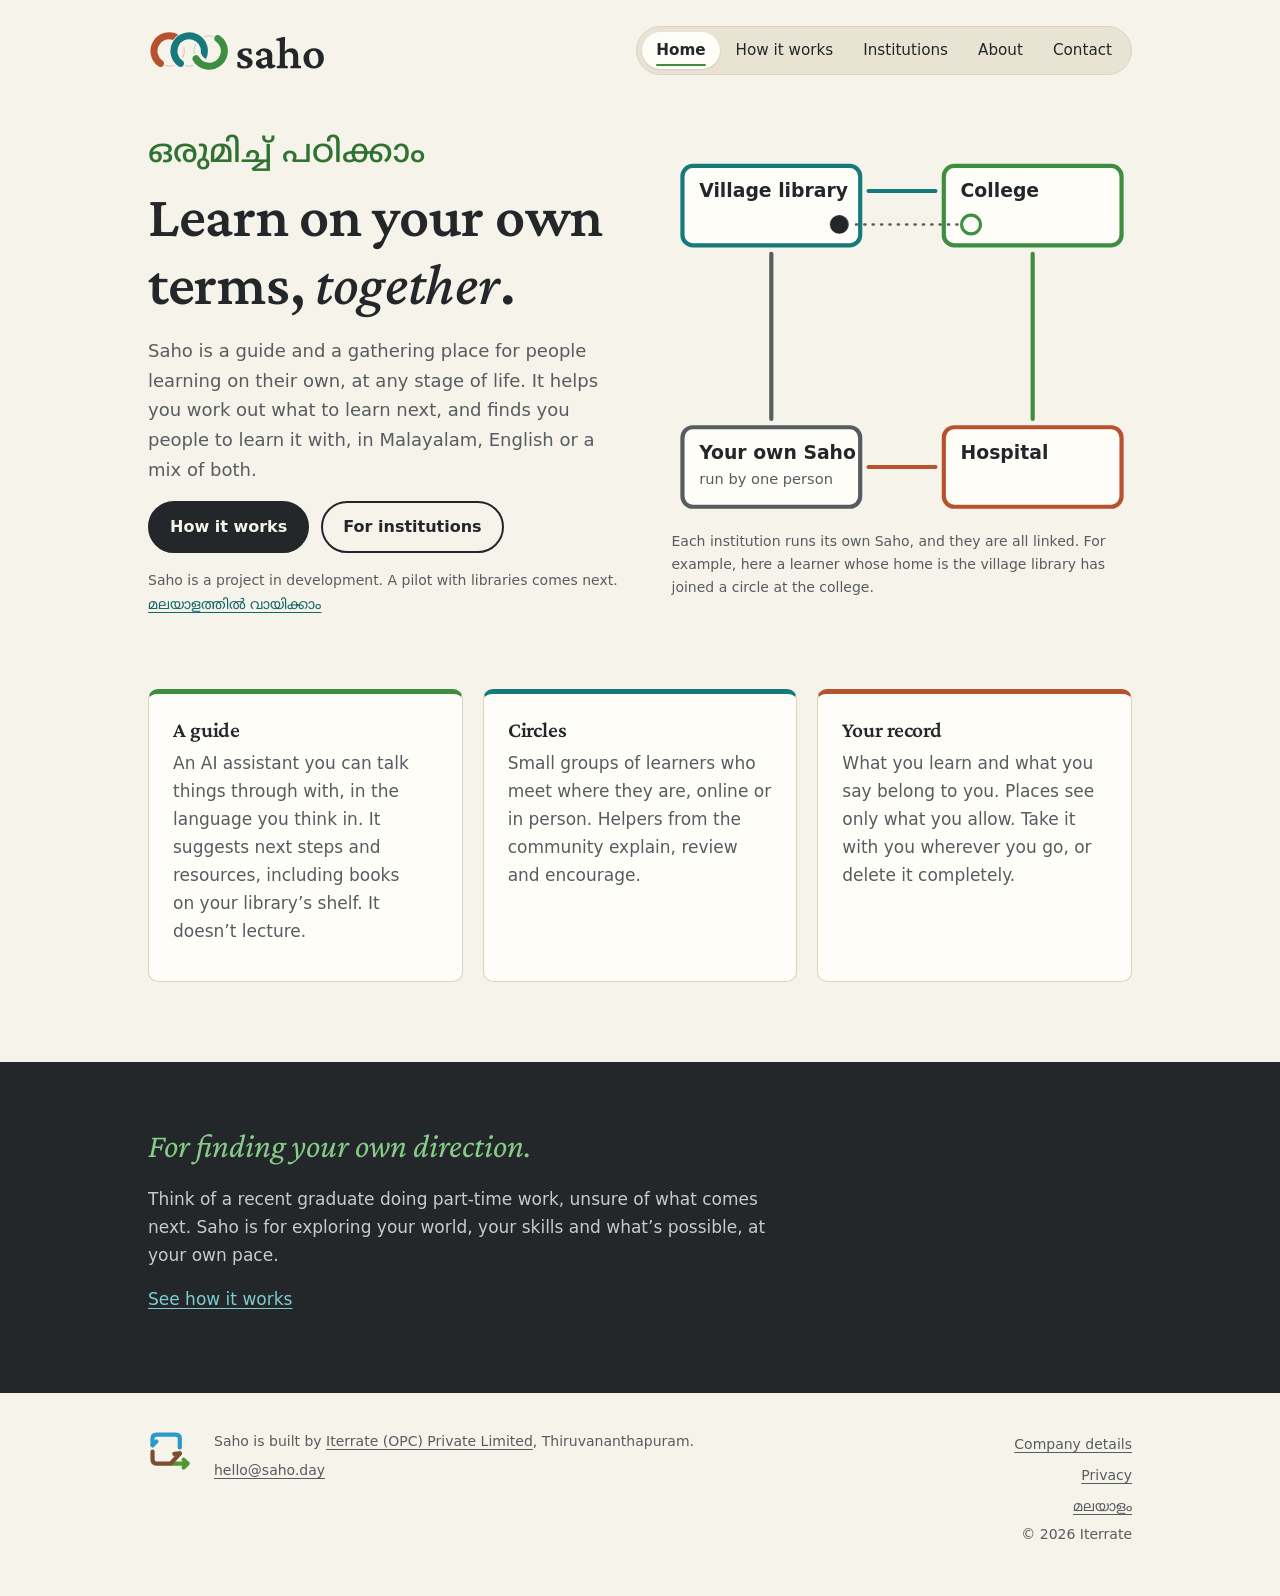
<file: docs/index.html>
<!DOCTYPE html>
<html lang="en-IN">
<head>
<meta charset="utf-8">
<meta name="viewport" content="width=device-width, initial-scale=1">
<title>Saho · Learn on your own terms, together</title>
<meta name="description" content="Saho is an open, federated learning platform in Malayalam and English. Any institution can run its own Saho, and learners keep what they learn.">
<link rel="canonical" href="https://saho.day/">
<meta property="og:type" content="website">
<meta property="og:site_name" content="Saho">
<meta property="og:title" content="Saho · Learn on your own terms, together">
<meta property="og:description" content="Saho is an open, federated learning platform in Malayalam and English. Any institution can run its own Saho, and learners keep what they learn.">
<meta property="og:url" content="https://saho.day/">
<meta property="og:locale" content="en_IN">
<meta property="og:image" content="https://saho.day/og.png">
<meta property="og:image:width" content="1200">
<meta property="og:image:height" content="630">
<meta property="og:image:alt" content="Saho: Learn on your own terms, together. Four linked places: a village library, a college, a hospital and someone's own Saho.">
<meta name="twitter:card" content="summary_large_image">
<meta name="theme-color" content="#F6F3EA" media="(prefers-color-scheme: light)">
<meta name="theme-color" content="#282D2A" media="(prefers-color-scheme: dark)">
<meta name="darkreader-lock">
<link rel="icon" href="favicon.ico" sizes="any">
<link rel="icon" href="saho-icon.svg" type="image/svg+xml">
<link rel="apple-touch-icon" href="apple-touch-icon.png">
<link rel="manifest" href="site.webmanifest">
<link rel="preload" href="fonts/crimson-pro-latin.woff2" as="font" type="font/woff2" crossorigin>
<link rel="alternate" hreflang="en" href="https://saho.day/">
<link rel="alternate" hreflang="ml" href="https://saho.day/ml.html">
<link rel="preload" href="fonts/crimson-pro-italic-latin.woff2" as="font" type="font/woff2" crossorigin>
<script type="application/ld+json">{"@context": "https://schema.org", "@type": "SoftwareApplication", "name": "Saho", "url": "https://saho.day/", "applicationCategory": "EducationalApplication", "inLanguage": ["ml", "en"], "publisher": {"@type": "Organization", "name": "Iterrate (OPC) Private Limited", "url": "https://iterrate.in/"}}</script>

<link rel="stylesheet" href="style.css?v=a7a4d92a">
</head>
<body>
<a class="skip" href="#main">Skip to content</a>
<header class="site-head">
  <div class="wrap">
    <a class="wordmark" href="./"><picture><source srcset="saho-logo-dark.svg" media="(prefers-color-scheme: dark)"><img src="saho-logo.svg" alt="Saho home" width="180" height="42"></picture></a>
    <nav aria-label="Main"><ul class="nav"><li><a href="./" aria-current="page">Home</a></li><li><a href="how-it-works.html">How it works</a></li><li><a href="institutions.html">Institutions</a></li><li><a href="about.html">About</a></li><li><a href="contact.html">Contact</a></li></ul></nav>
    <script>(function(){var n=document.querySelector('.nav'),c=n&&n.querySelector('[aria-current]');if(c&&n.scrollWidth>n.clientWidth)n.scrollLeft=c.offsetLeft-(n.clientWidth-c.offsetWidth)/2;})();</script>
  </div>
</header>
<main id="main">

<div class="wrap">
  <div class="home-top">
    <div>
      <h1><span class="hero-ml" lang="ml">ഒരുമിച്ച് പഠിക്കാം</span>Learn on your own terms, <em>together</em>.</h1>
      <p class="lede">Saho is a guide and a gathering place for people learning on their own, at any stage of life. It helps you work out what to learn next, and finds you people to learn it with, in Malayalam, English or a mix of both.</p>
      <div class="btns">
        <a class="btn primary" href="how-it-works.html">How it works</a>
        <a class="btn" href="institutions.html">For institutions</a>
      </div>
      <p class="status">Saho is a project in development. A pilot with libraries comes next. <a href="ml.html" lang="ml">മലയാളത്തിൽ വായിക്കാം</a></p>
    </div>
    <figure class="fed">
  <svg viewBox="0 0 440 356" role="img" aria-label="Four linked places: a village library, a college, a hospital and someone's own Saho. A learner at the library has a dotted link to a circle at the college.">
    <path class="ln sky" pathLength="100" style="--len:100;--d:.1s" d="M188 44H252"/>
    <path class="ln leaf" pathLength="100" style="--len:100;--d:.5s" d="M345 104V262"/>
    <path class="ln earth" pathLength="100" style="--len:100;--d:.9s" d="M252 308H188"/>
    <path class="ln plain" pathLength="100" style="--len:100;--d:1.3s" d="M95 262V104"/>
    <rect class="place sky" x="10" y="20" width="170" height="76" rx="10"/>
    <text class="lbl" x="26" y="50">Village library</text>
    <rect class="place leaf" x="260" y="20" width="170" height="76" rx="10"/>
    <text class="lbl" x="276" y="50">College</text>
    <rect class="place earth" x="260" y="270" width="170" height="76" rx="10"/>
    <text class="lbl" x="276" y="300">Hospital</text>
    <rect class="place plain" x="10" y="270" width="170" height="76" rx="10"/>
    <text class="lbl" x="26" y="300">Your own Saho</text>
    <text class="sub" x="26" y="324">run by one person</text>
    <g class="step s2">
      <path class="dots" d="M176 76H274"/>
      <circle class="ring" cx="286" cy="76" r="9"/>
    </g>
    <circle class="me step s1" cx="160" cy="76" r="9"/>
  </svg>
  <figcaption>Each institution runs its own Saho, and they are all linked. For example, here a learner whose home is the village library has joined a circle at the college.</figcaption>
</figure>
  </div>

  <section aria-label="What Saho does">
    <div class="grid">
      <div class="tile leaf">
        <h2>A guide</h2>
        <p>An AI assistant you can talk things through with, in the language you think in. It suggests next steps and resources, including books on your library’s shelf. It doesn’t lecture.</p>
      </div>
      <div class="tile sky">
        <h2>Circles</h2>
        <p>Small groups of learners who meet where they are, online or in person. Helpers from the community explain, review and encourage.</p>
      </div>
      <div class="tile earth">
        <h2>Your record</h2>
        <p>What you learn and what you say belong to you. Places see only what you allow. Take it with you wherever you go, or delete it completely.</p>
      </div>
    </div>
  </section>
</div>

<div class="band">
  <div class="wrap">
    <p class="big"><em>For finding your own direction.</em></p>
    <p>Think of a recent graduate doing part-time work, unsure of what comes next. Saho is for exploring your world, your skills and what’s possible, at your own pace.</p>
    <p><a href="how-it-works.html">See how it works</a></p>
  </div>
</div>

</main>
<footer class="site-foot">
  <div class="wrap">
    <picture><source srcset="iterrate-icon-dark.svg" media="(prefers-color-scheme: dark)"><img src="iterrate-icon.svg" alt="" width="44" height="44"></picture>
    <div>
      <p>Saho is built by <a href="https://iterrate.in">Iterrate (OPC) Private Limited</a>, Thiruvananthapuram.</p>
      <p><a href="mailto:hello@saho.day">hello@saho.day</a></p>
    </div>
    <ul>
      <li><a href="https://iterrate.in/company.html">Company details</a></li>
      <li><a href="contact.html#privacy">Privacy</a></li>
      <li><a href="ml.html" lang="ml">മലയാളം</a></li>
      <li>© 2026 Iterrate</li>
    </ul>
  </div>
</footer>
</body>
</html>
</file>
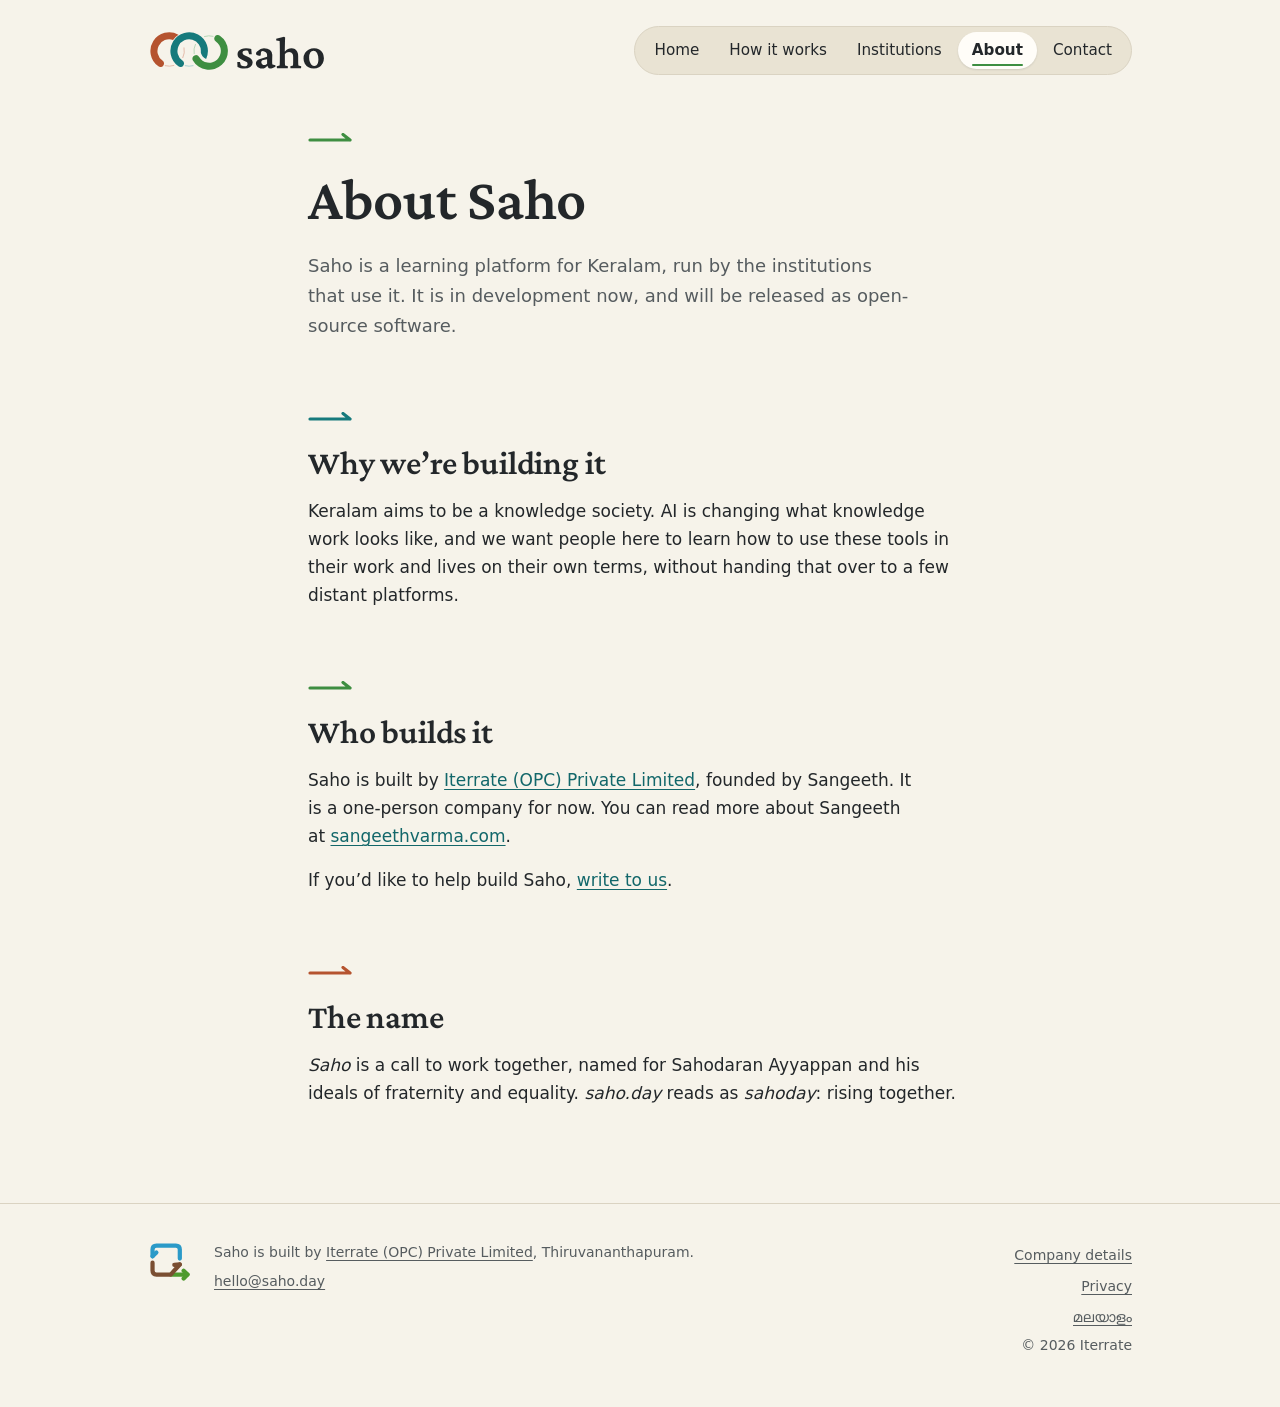
<file: docs/about.html>
<!DOCTYPE html>
<html lang="en-IN">
<head>
<meta charset="utf-8">
<meta name="viewport" content="width=device-width, initial-scale=1">
<title>About Saho</title>
<meta name="description" content="Why Saho is being built, who builds it, and where its name comes from.">
<link rel="canonical" href="https://saho.day/about.html">
<meta property="og:type" content="website">
<meta property="og:site_name" content="Saho">
<meta property="og:title" content="About Saho">
<meta property="og:description" content="Why Saho is being built, who builds it, and where its name comes from.">
<meta property="og:url" content="https://saho.day/about.html">
<meta property="og:locale" content="en_IN">
<meta property="og:image" content="https://saho.day/og.png">
<meta property="og:image:width" content="1200">
<meta property="og:image:height" content="630">
<meta property="og:image:alt" content="Saho: Learn on your own terms, together. Four linked places: a village library, a college, a hospital and someone's own Saho.">
<meta name="twitter:card" content="summary_large_image">
<meta name="theme-color" content="#F6F3EA" media="(prefers-color-scheme: light)">
<meta name="theme-color" content="#282D2A" media="(prefers-color-scheme: dark)">
<meta name="darkreader-lock">
<link rel="icon" href="favicon.ico" sizes="any">
<link rel="icon" href="saho-icon.svg" type="image/svg+xml">
<link rel="apple-touch-icon" href="apple-touch-icon.png">
<link rel="manifest" href="site.webmanifest">
<link rel="preload" href="fonts/crimson-pro-latin.woff2" as="font" type="font/woff2" crossorigin>

<link rel="stylesheet" href="style.css?v=a7a4d92a">
</head>
<body>
<a class="skip" href="#main">Skip to content</a>
<header class="site-head">
  <div class="wrap">
    <a class="wordmark" href="./"><picture><source srcset="saho-logo-dark.svg" media="(prefers-color-scheme: dark)"><img src="saho-logo.svg" alt="Saho home" width="180" height="42"></picture></a>
    <nav aria-label="Main"><ul class="nav"><li><a href="./">Home</a></li><li><a href="how-it-works.html">How it works</a></li><li><a href="institutions.html">Institutions</a></li><li><a href="about.html" aria-current="page">About</a></li><li><a href="contact.html">Contact</a></li></ul></nav>
    <script>(function(){var n=document.querySelector('.nav'),c=n&&n.querySelector('[aria-current]');if(c&&n.scrollWidth>n.clientWidth)n.scrollLeft=c.offsetLeft-(n.clientWidth-c.offsetWidth)/2;})();</script>
  </div>
</header>
<main id="main">

<div class="wrap narrow">
  <section class="page-top">
    <span class="mark"></span>
    <h1>About Saho</h1>
    <p class="lede">Saho is a learning platform for Keralam, run by the institutions that use it. It is in development now, and will be released as open-source software.</p>
  </section>

  <section>
    <span class="mark sky"></span>
    <h2>Why we’re building it</h2>
    <p>Keralam aims to be a knowledge society. AI is changing what knowledge work looks like, and we want people here to learn how to use these tools in their work and lives on their own terms, without handing that over to a few distant platforms.</p>
  </section>

  <section>
    <span class="mark"></span>
    <h2>Who builds it</h2>
    <p>Saho is built by <a href="https://iterrate.in">Iterrate (OPC) Private Limited</a>, founded by Sangeeth. It is a one-person company for now. You can read more about Sangeeth at <a href="https://sangeethvarma.com">sangeethvarma.com</a>.</p>
    <p>If you’d like to help build Saho, <a href="contact.html">write to us</a>.</p>
  </section>

  <section>
    <span class="mark earth"></span>
    <h2>The name</h2>
    <p><em>Saho</em> is a call to work together, named for Sahodaran Ayyappan and his ideals of fraternity and equality. <em>saho.day</em> reads as <em>sahoday</em>: rising together.</p>
  </section>
</div>
</main>
<footer class="site-foot">
  <div class="wrap">
    <picture><source srcset="iterrate-icon-dark.svg" media="(prefers-color-scheme: dark)"><img src="iterrate-icon.svg" alt="" width="44" height="44"></picture>
    <div>
      <p>Saho is built by <a href="https://iterrate.in">Iterrate (OPC) Private Limited</a>, Thiruvananthapuram.</p>
      <p><a href="mailto:hello@saho.day">hello@saho.day</a></p>
    </div>
    <ul>
      <li><a href="https://iterrate.in/company.html">Company details</a></li>
      <li><a href="contact.html#privacy">Privacy</a></li>
      <li><a href="ml.html" lang="ml">മലയാളം</a></li>
      <li>© 2026 Iterrate</li>
    </ul>
  </div>
</footer>
</body>
</html>
</file>
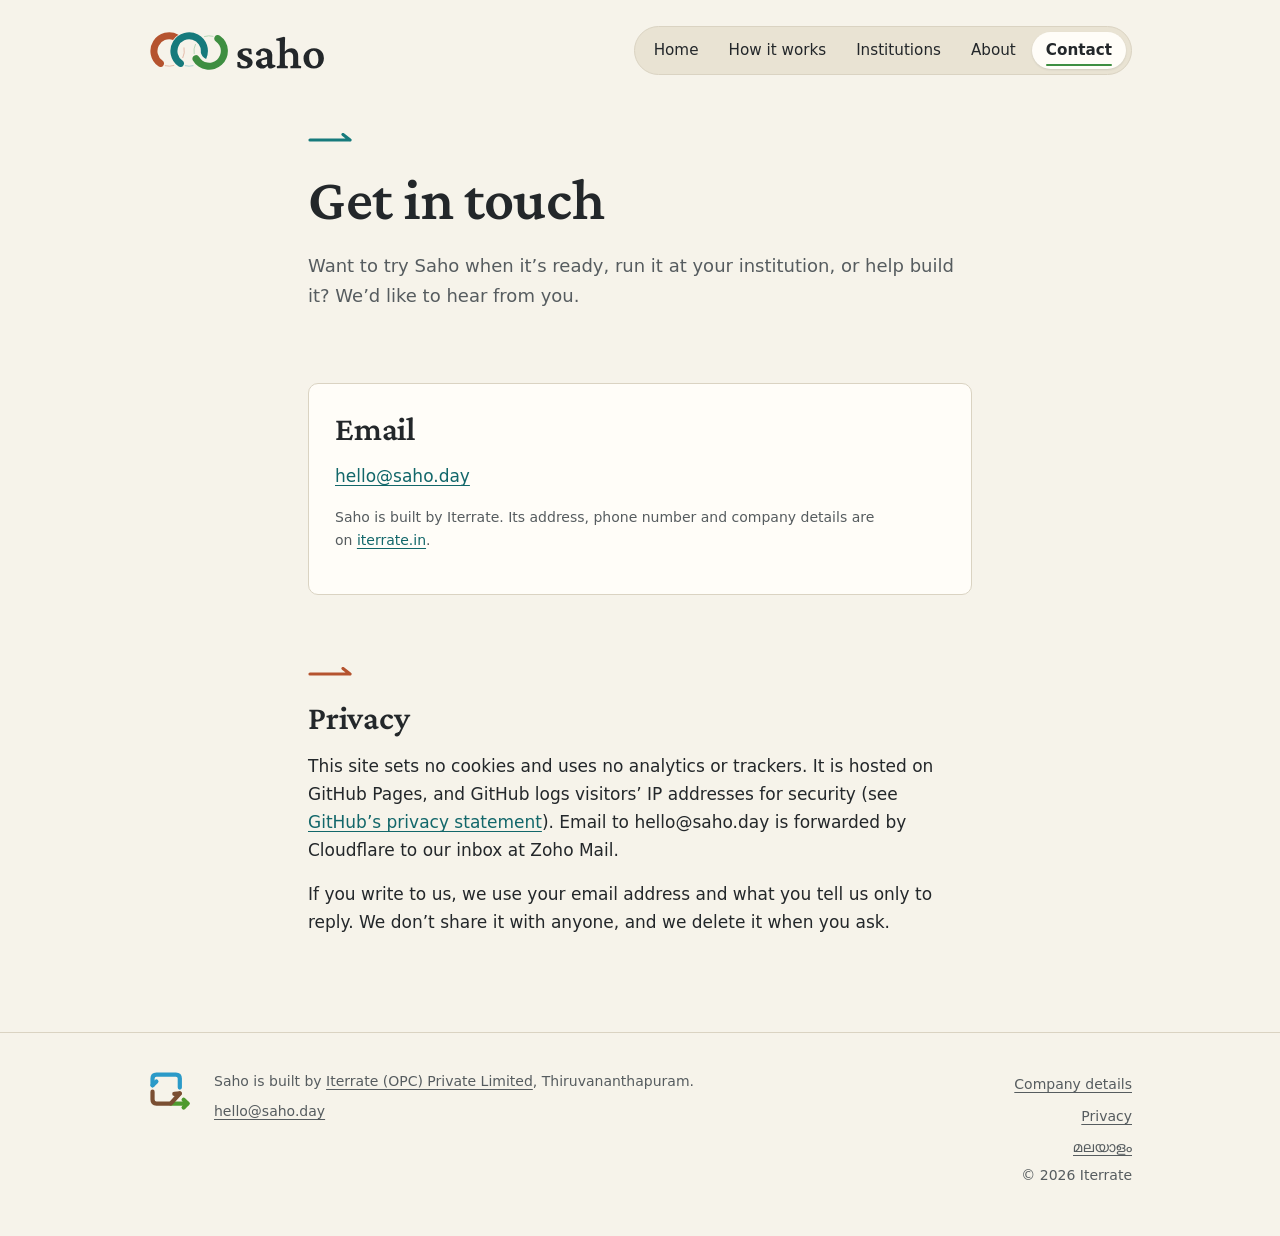
<file: docs/contact.html>
<!DOCTYPE html>
<html lang="en-IN">
<head>
<meta charset="utf-8">
<meta name="viewport" content="width=device-width, initial-scale=1">
<title>Contact · Saho</title>
<meta name="description" content="Write to the people building Saho. Includes our privacy note: no cookies, no analytics.">
<link rel="canonical" href="https://saho.day/contact.html">
<meta property="og:type" content="website">
<meta property="og:site_name" content="Saho">
<meta property="og:title" content="Contact · Saho">
<meta property="og:description" content="Write to the people building Saho. Includes our privacy note: no cookies, no analytics.">
<meta property="og:url" content="https://saho.day/contact.html">
<meta property="og:locale" content="en_IN">
<meta property="og:image" content="https://saho.day/og.png">
<meta property="og:image:width" content="1200">
<meta property="og:image:height" content="630">
<meta property="og:image:alt" content="Saho: Learn on your own terms, together. Four linked places: a village library, a college, a hospital and someone's own Saho.">
<meta name="twitter:card" content="summary_large_image">
<meta name="theme-color" content="#F6F3EA" media="(prefers-color-scheme: light)">
<meta name="theme-color" content="#282D2A" media="(prefers-color-scheme: dark)">
<meta name="darkreader-lock">
<link rel="icon" href="favicon.ico" sizes="any">
<link rel="icon" href="saho-icon.svg" type="image/svg+xml">
<link rel="apple-touch-icon" href="apple-touch-icon.png">
<link rel="manifest" href="site.webmanifest">
<link rel="preload" href="fonts/crimson-pro-latin.woff2" as="font" type="font/woff2" crossorigin>

<link rel="stylesheet" href="style.css?v=a7a4d92a">
</head>
<body>
<a class="skip" href="#main">Skip to content</a>
<header class="site-head">
  <div class="wrap">
    <a class="wordmark" href="./"><picture><source srcset="saho-logo-dark.svg" media="(prefers-color-scheme: dark)"><img src="saho-logo.svg" alt="Saho home" width="180" height="42"></picture></a>
    <nav aria-label="Main"><ul class="nav"><li><a href="./">Home</a></li><li><a href="how-it-works.html">How it works</a></li><li><a href="institutions.html">Institutions</a></li><li><a href="about.html">About</a></li><li><a href="contact.html" aria-current="page">Contact</a></li></ul></nav>
    <script>(function(){var n=document.querySelector('.nav'),c=n&&n.querySelector('[aria-current]');if(c&&n.scrollWidth>n.clientWidth)n.scrollLeft=c.offsetLeft-(n.clientWidth-c.offsetWidth)/2;})();</script>
  </div>
</header>
<main id="main">

<div class="wrap narrow">
  <section class="page-top">
    <span class="mark sky"></span>
    <h1>Get in touch</h1>
    <p class="lede">Want to try Saho when it’s ready, run it at your institution, or help build it? We’d like to hear from you.</p>
  </section>

  <section>
    <div class="card">
      <h2>Email</h2>
      <p><a href="mailto:hello@saho.day">hello@saho.day</a></p>
      <p class="small">Saho is built by Iterrate. Its address, phone number and company details are on <a href="https://iterrate.in/contact.html">iterrate.in</a>.</p>
    </div>
  </section>

  <section id="privacy">
    <span class="mark earth"></span>
    <h2>Privacy</h2>
    <p>This site sets no cookies and uses no analytics or trackers. It is hosted on GitHub Pages, and GitHub logs visitors’ IP addresses for security (see <a href="https://docs.github.com/en/site-policy/privacy-policies/github-general-privacy-statement">GitHub’s privacy statement</a>). Email to hello@saho.day is forwarded by Cloudflare to our inbox at Zoho Mail.</p>
    <p>If you write to us, we use your email address and what you tell us only to reply. We don’t share it with anyone, and we delete it when you ask.</p>
  </section>
</div>
</main>
<footer class="site-foot">
  <div class="wrap">
    <picture><source srcset="iterrate-icon-dark.svg" media="(prefers-color-scheme: dark)"><img src="iterrate-icon.svg" alt="" width="44" height="44"></picture>
    <div>
      <p>Saho is built by <a href="https://iterrate.in">Iterrate (OPC) Private Limited</a>, Thiruvananthapuram.</p>
      <p><a href="mailto:hello@saho.day">hello@saho.day</a></p>
    </div>
    <ul>
      <li><a href="https://iterrate.in/company.html">Company details</a></li>
      <li><a href="contact.html#privacy">Privacy</a></li>
      <li><a href="ml.html" lang="ml">മലയാളം</a></li>
      <li>© 2026 Iterrate</li>
    </ul>
  </div>
</footer>
</body>
</html>
</file>
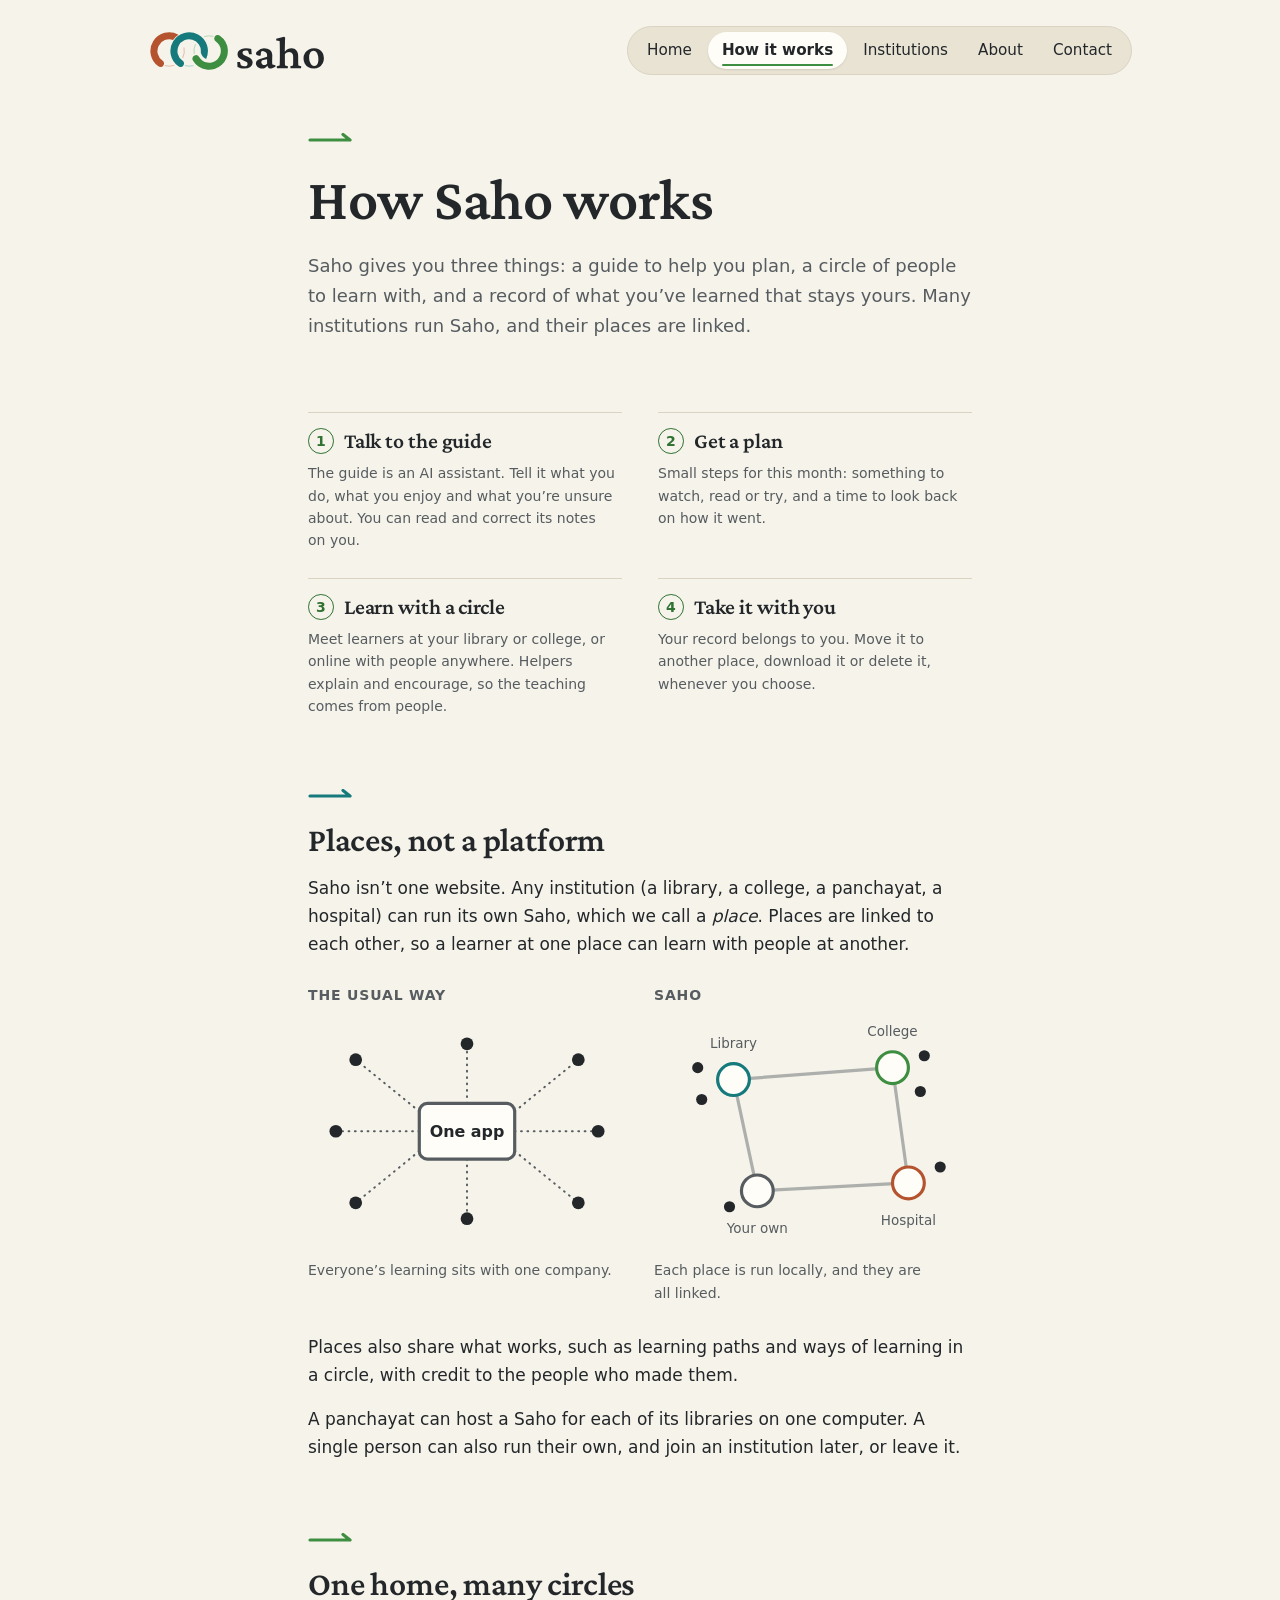
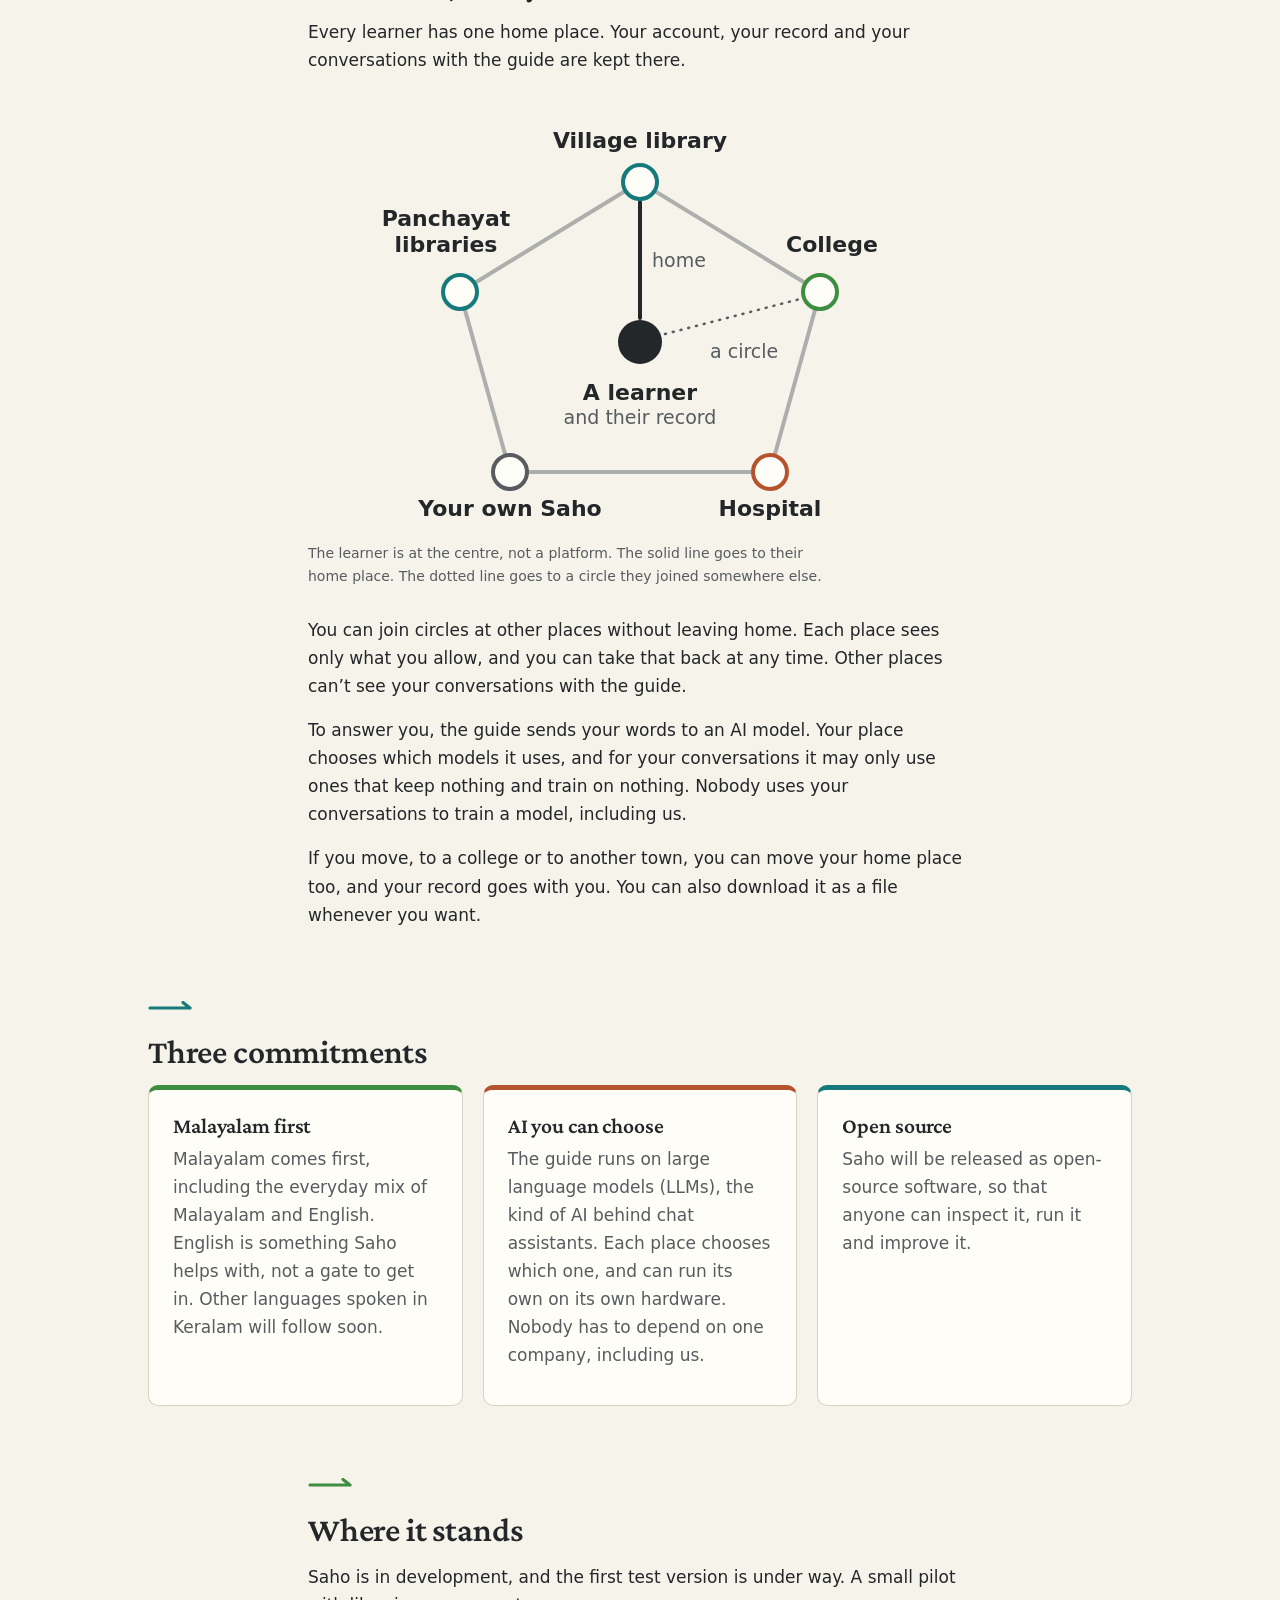
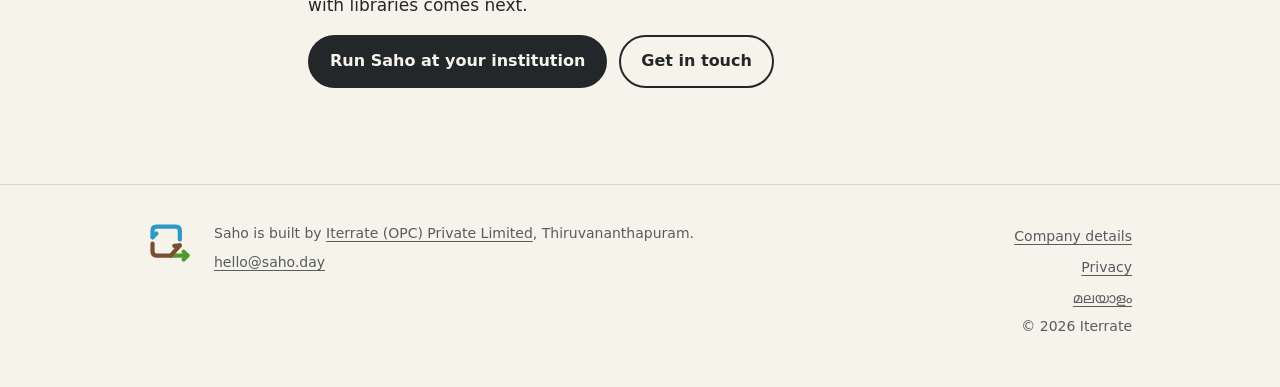
<file: docs/how-it-works.html>
<!DOCTYPE html>
<html lang="en-IN">
<head>
<meta charset="utf-8">
<meta name="viewport" content="width=device-width, initial-scale=1">
<title>How Saho works</title>
<meta name="description" content="How Saho works: a guide, circles and a record you own, across places run by different institutions and linked to each other.">
<link rel="canonical" href="https://saho.day/how-it-works.html">
<meta property="og:type" content="website">
<meta property="og:site_name" content="Saho">
<meta property="og:title" content="How Saho works">
<meta property="og:description" content="How Saho works: a guide, circles and a record you own, across places run by different institutions and linked to each other.">
<meta property="og:url" content="https://saho.day/how-it-works.html">
<meta property="og:locale" content="en_IN">
<meta property="og:image" content="https://saho.day/og.png">
<meta property="og:image:width" content="1200">
<meta property="og:image:height" content="630">
<meta property="og:image:alt" content="Saho: Learn on your own terms, together. Four linked places: a village library, a college, a hospital and someone's own Saho.">
<meta name="twitter:card" content="summary_large_image">
<meta name="theme-color" content="#F6F3EA" media="(prefers-color-scheme: light)">
<meta name="theme-color" content="#282D2A" media="(prefers-color-scheme: dark)">
<meta name="darkreader-lock">
<link rel="icon" href="favicon.ico" sizes="any">
<link rel="icon" href="saho-icon.svg" type="image/svg+xml">
<link rel="apple-touch-icon" href="apple-touch-icon.png">
<link rel="manifest" href="site.webmanifest">
<link rel="preload" href="fonts/crimson-pro-latin.woff2" as="font" type="font/woff2" crossorigin>

<link rel="stylesheet" href="style.css?v=a7a4d92a">
</head>
<body>
<a class="skip" href="#main">Skip to content</a>
<header class="site-head">
  <div class="wrap">
    <a class="wordmark" href="./"><picture><source srcset="saho-logo-dark.svg" media="(prefers-color-scheme: dark)"><img src="saho-logo.svg" alt="Saho home" width="180" height="42"></picture></a>
    <nav aria-label="Main"><ul class="nav"><li><a href="./">Home</a></li><li><a href="how-it-works.html" aria-current="page">How it works</a></li><li><a href="institutions.html">Institutions</a></li><li><a href="about.html">About</a></li><li><a href="contact.html">Contact</a></li></ul></nav>
    <script>(function(){var n=document.querySelector('.nav'),c=n&&n.querySelector('[aria-current]');if(c&&n.scrollWidth>n.clientWidth)n.scrollLeft=c.offsetLeft-(n.clientWidth-c.offsetWidth)/2;})();</script>
  </div>
</header>
<main id="main">

<div class="wrap narrow">
  <section class="page-top">
    <span class="mark"></span>
    <h1>How Saho works</h1>
    <p class="lede">Saho gives you three things: a guide to help you plan, a circle of people to learn with, and a record of what you’ve learned that stays yours. Many institutions run Saho, and their places are linked.</p>
  </section>

  <ol class="steps">
    <li><h2>Talk to the guide</h2><p>The guide is an AI assistant. Tell it what you do, what you enjoy and what you’re unsure about. You can read and correct its notes on you.</p></li>
    <li><h2>Get a plan</h2><p>Small steps for this month: something to watch, read or try, and a time to look back on how it went.</p></li>
    <li><h2>Learn with a circle</h2><p>Meet learners at your library or college, or online with people anywhere. Helpers explain and encourage, so the teaching comes from people.</p></li>
    <li><h2>Take it with you</h2><p>Your record belongs to you. Move it to another place, download it or delete it, whenever you choose.</p></li>
  </ol>

  <section>
    <span class="mark sky"></span>
    <h2>Places, not a platform</h2>
    <p>Saho isn’t one website. Any institution (a library, a college, a panchayat, a hospital) can run its own Saho, which we call a <em>place</em>. Places are linked to each other, so a learner at one place can learn with people at another.</p>
    <figure class="fig">
  <ul class="panels two">
    <li>
      <h3>The usual way</h3>
      <svg viewBox="0 0 400 300" role="img" aria-label="Many learners all connected to one app in the middle.">
        <g class="dots">
          <path d="M140 125L60 60"/><path d="M140 150L35 150"/><path d="M140 175L60 240"/>
          <path d="M260 125L340 60"/><path d="M260 150L365 150"/><path d="M260 175L340 240"/>
          <path d="M200 115V40"/><path d="M200 185V260"/>
        </g>
        <rect class="place plain" x="140" y="115" width="120" height="70" rx="10"/>
        <text class="lbl" x="200" y="157" text-anchor="middle">One app</text>
        <g class="me"><circle cx="60" cy="60" r="8"/><circle cx="35" cy="150" r="8"/><circle cx="60" cy="240" r="8"/><circle cx="340" cy="60" r="8"/><circle cx="365" cy="150" r="8"/><circle cx="340" cy="240" r="8"/><circle cx="200" cy="40" r="8"/><circle cx="200" cy="260" r="8"/></g>
      </svg>
      <p>Everyone’s learning sits with one company.</p>
    </li>
    <li>
      <h3>Saho</h3>
      <svg viewBox="0 0 400 300" role="img" aria-label="Four places, a library, a college, a hospital and someone's own Saho, linked to each other, each with its own learners.">
        <path class="ln plain faint" d="M100 85L300 70M100 85L130 225M300 70L320 215M130 225L320 215"/>
        <circle class="spot sky" cx="100" cy="85" r="20"/><text class="sub" x="100" y="45" text-anchor="middle">Library</text>
        <circle class="spot leaf" cx="300" cy="70" r="20"/><text class="sub" x="300" y="30" text-anchor="middle">College</text>
        <circle class="spot earth" cx="320" cy="215" r="20"/><text class="sub" x="320" y="268" text-anchor="middle">Hospital</text>
        <circle class="spot plain" cx="130" cy="225" r="20"/><text class="sub" x="130" y="278" text-anchor="middle">Your own</text>
        <g class="me"><circle cx="60" cy="110" r="7"/><circle cx="55" cy="70" r="7"/><circle cx="340" cy="55" r="7"/><circle cx="335" cy="100" r="7"/><circle cx="360" cy="195" r="7"/><circle cx="95" cy="245" r="7"/></g>
      </svg>
      <p>Each place is run locally, and they are all linked.</p>
    </li>
  </ul>
</figure>
    <p>Places also share what works, such as learning paths and ways of learning in a circle, with credit to the people who made them.</p>
    <p>A panchayat can host a Saho for each of its libraries on one computer. A single person can also run their own, and join an institution later, or leave it.</p>
  </section>

  <section>
    <span class="mark"></span>
    <h2>One home, many circles</h2>
    <p>Every learner has one home place. Your account, your record and your conversations with the guide are kept there.</p>
    <figure class="fig centre">
  <svg viewBox="0 0 520 430" role="img" aria-label="A learner in the centre, with a solid line to their home place, a village library, and a dotted line to a circle at a college. Other places sit around them in a linked ring.">
    <path class="ln plain faint" d="M260 80L440 190L390 370L130 370L80 190Z"/>
    <path class="ln" style="stroke:var(--ink)" d="M260 216V100"/>
    <path class="dots" d="M285 232L420 197"/>
    <circle class="spot sky" cx="260" cy="80" r="17"/><text class="lbl" x="260" y="46" text-anchor="middle">Village library</text>
    <circle class="spot leaf" cx="440" cy="190" r="17"/><text class="lbl" x="452" y="150" text-anchor="middle">College</text>
    <circle class="spot earth" cx="390" cy="370" r="17"/><text class="lbl" x="390" y="414" text-anchor="middle">Hospital</text>
    <circle class="spot plain" cx="130" cy="370" r="17"/><text class="lbl" x="130" y="414" text-anchor="middle">Your own Saho</text>
    <circle class="spot sky" cx="80" cy="190" r="17"/><text class="lbl" x="66" y="124" text-anchor="middle">Panchayat</text><text class="lbl" x="66" y="150" text-anchor="middle">libraries</text>
    <circle class="me" cx="260" cy="240" r="22"/>
    <text class="lbl" x="260" y="298" text-anchor="middle">A learner</text>
    <text class="sub" x="260" y="322" text-anchor="middle">and their record</text>
    <text class="sub" x="272" y="165">home</text>
    <text class="sub" x="330" y="256">a circle</text>
  </svg>
  <figcaption>The learner is at the centre, not a platform. The solid line goes to their home place. The dotted line goes to a circle they joined somewhere else.</figcaption>
</figure>
    <p>You can join circles at other places without leaving home. Each place sees only what you allow, and you can take that back at any time. Other places can’t see your conversations with the guide.</p>
    <p>To answer you, the guide sends your words to an AI model. Your place chooses which models it uses, and for your conversations it may only use ones that keep nothing and train on nothing. Nobody uses your conversations to train a model, including us.</p>
    <p>If you move, to a college or to another town, you can move your home place too, and your record goes with you. You can also download it as a file whenever you want.</p>
  </section>
</div>

<div class="wrap">
  <section>
    <span class="mark sky"></span>
    <h2>Three commitments</h2>
    <div class="grid">
      <div class="tile leaf"><h3>Malayalam first</h3><p>Malayalam comes first, including the everyday mix of Malayalam and English. English is something Saho helps with, not a gate to get in. Other languages spoken in Keralam will follow soon.</p></div>
      <div class="tile earth"><h3>AI you can choose</h3><p>The guide runs on large language models (LLMs), the kind of AI behind chat assistants. Each place chooses which one, and can run its own on its own hardware. Nobody has to depend on one company, including us.</p></div>
      <div class="tile sky"><h3>Open source</h3><p>Saho will be released as open-source software, so that anyone can inspect it, run it and improve it.</p></div>
    </div>
  </section>
</div>

<div class="wrap narrow">
  <section>
    <span class="mark"></span>
    <h2>Where it stands</h2>
    <p>Saho is in development, and the first test version is under way. A small pilot with libraries comes next.</p>
    <div class="btns">
      <a class="btn primary" href="institutions.html">Run Saho at your institution</a>
      <a class="btn" href="contact.html">Get in touch</a>
    </div>
  </section>
</div>
</main>
<footer class="site-foot">
  <div class="wrap">
    <picture><source srcset="iterrate-icon-dark.svg" media="(prefers-color-scheme: dark)"><img src="iterrate-icon.svg" alt="" width="44" height="44"></picture>
    <div>
      <p>Saho is built by <a href="https://iterrate.in">Iterrate (OPC) Private Limited</a>, Thiruvananthapuram.</p>
      <p><a href="mailto:hello@saho.day">hello@saho.day</a></p>
    </div>
    <ul>
      <li><a href="https://iterrate.in/company.html">Company details</a></li>
      <li><a href="contact.html#privacy">Privacy</a></li>
      <li><a href="ml.html" lang="ml">മലയാളം</a></li>
      <li>© 2026 Iterrate</li>
    </ul>
  </div>
</footer>
</body>
</html>
</file>
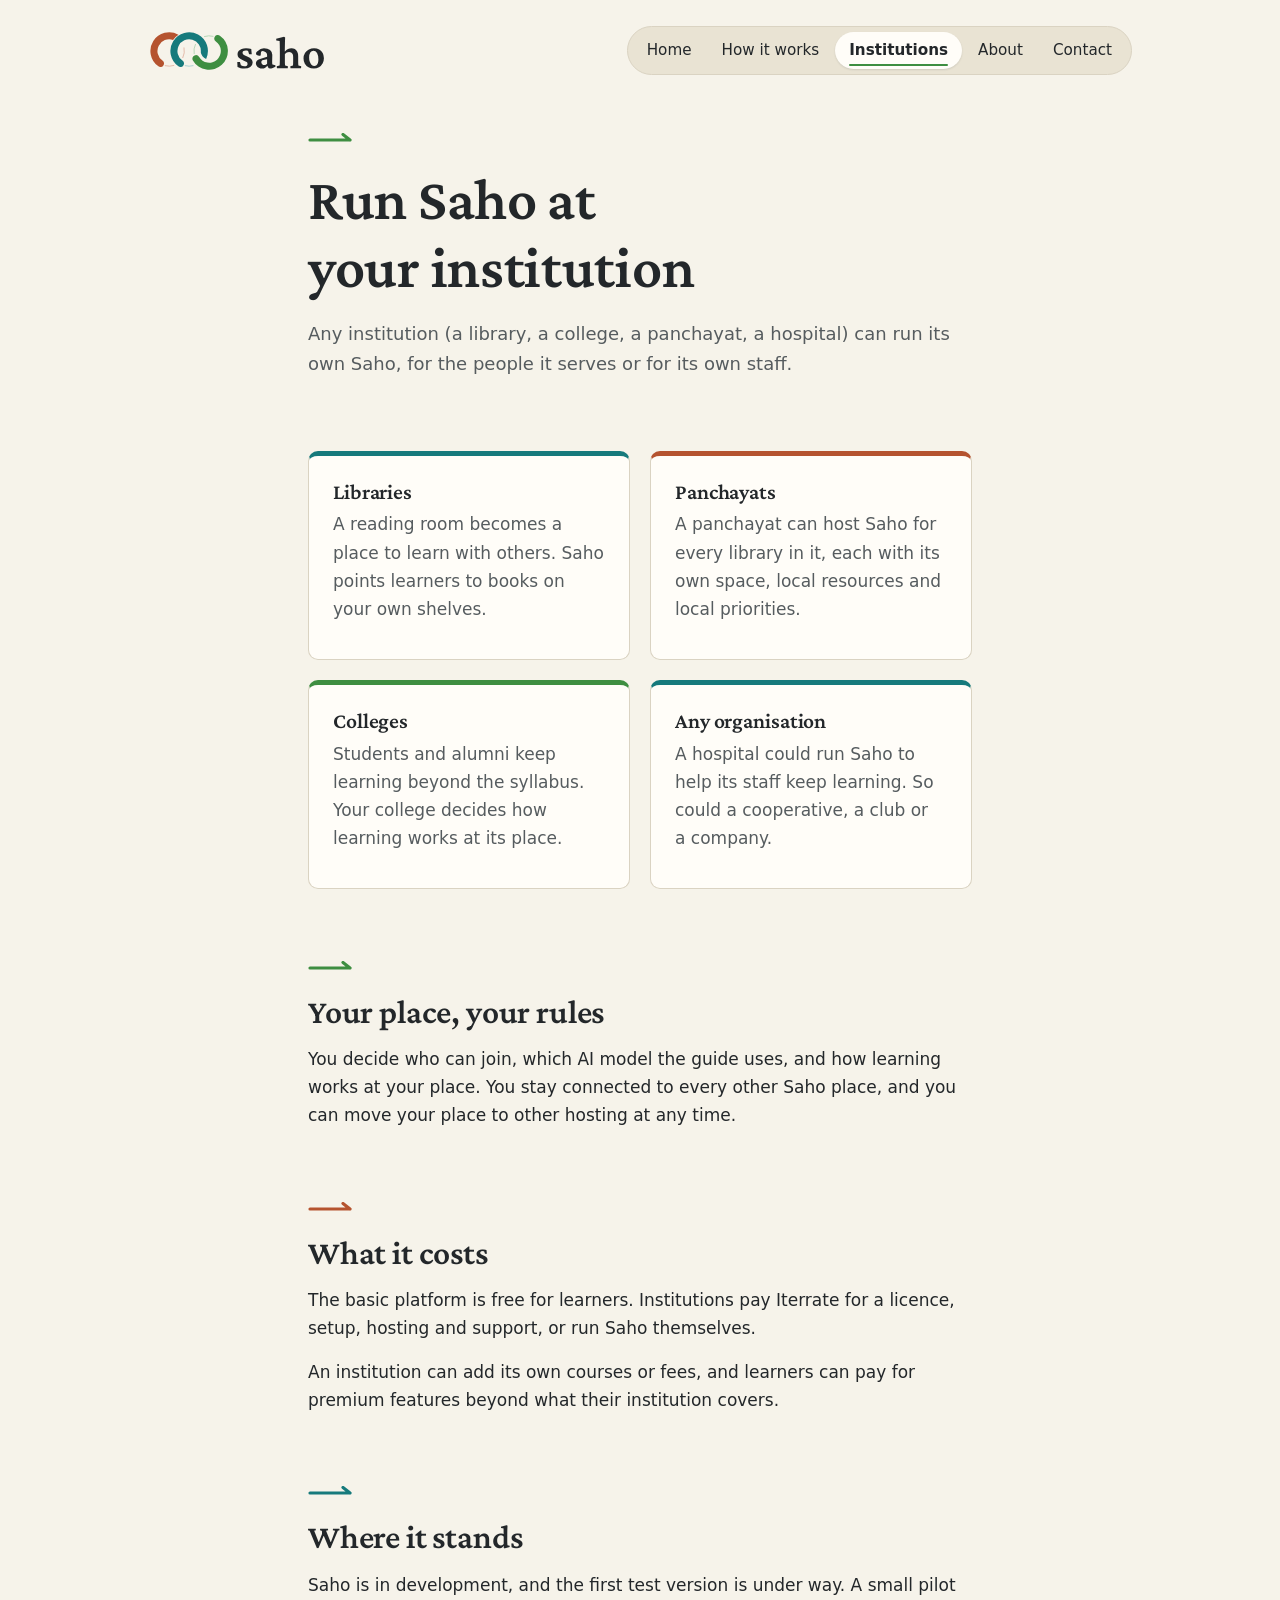
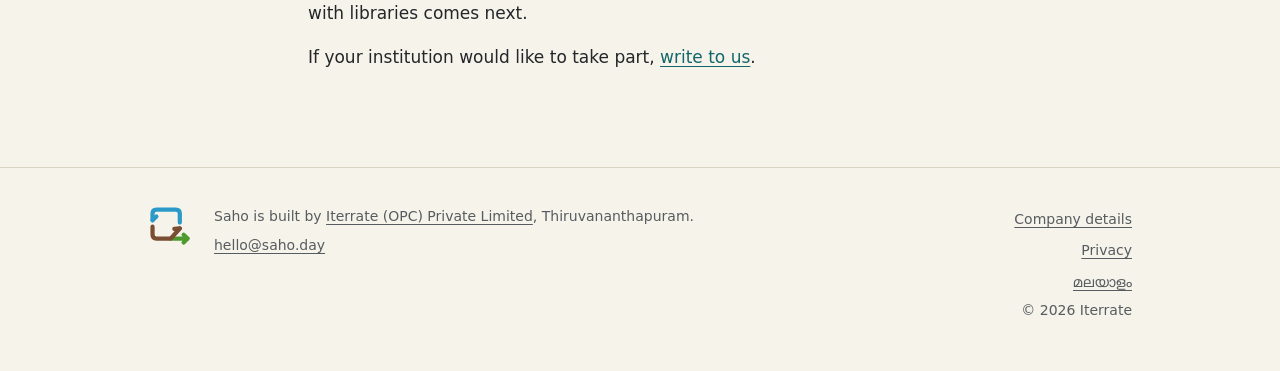
<file: docs/institutions.html>
<!DOCTYPE html>
<html lang="en-IN">
<head>
<meta charset="utf-8">
<meta name="viewport" content="width=device-width, initial-scale=1">
<title>Run Saho at your institution</title>
<meta name="description" content="Any institution can run its own Saho for its learners or staff. Iterrate sets it up, hosts it and supports it. Free for learners.">
<link rel="canonical" href="https://saho.day/institutions.html">
<meta property="og:type" content="website">
<meta property="og:site_name" content="Saho">
<meta property="og:title" content="Run Saho at your institution">
<meta property="og:description" content="Any institution can run its own Saho for its learners or staff. Iterrate sets it up, hosts it and supports it. Free for learners.">
<meta property="og:url" content="https://saho.day/institutions.html">
<meta property="og:locale" content="en_IN">
<meta property="og:image" content="https://saho.day/og.png">
<meta property="og:image:width" content="1200">
<meta property="og:image:height" content="630">
<meta property="og:image:alt" content="Saho: Learn on your own terms, together. Four linked places: a village library, a college, a hospital and someone's own Saho.">
<meta name="twitter:card" content="summary_large_image">
<meta name="theme-color" content="#F6F3EA" media="(prefers-color-scheme: light)">
<meta name="theme-color" content="#282D2A" media="(prefers-color-scheme: dark)">
<meta name="darkreader-lock">
<link rel="icon" href="favicon.ico" sizes="any">
<link rel="icon" href="saho-icon.svg" type="image/svg+xml">
<link rel="apple-touch-icon" href="apple-touch-icon.png">
<link rel="manifest" href="site.webmanifest">
<link rel="preload" href="fonts/crimson-pro-latin.woff2" as="font" type="font/woff2" crossorigin>

<link rel="stylesheet" href="style.css?v=a7a4d92a">
</head>
<body>
<a class="skip" href="#main">Skip to content</a>
<header class="site-head">
  <div class="wrap">
    <a class="wordmark" href="./"><picture><source srcset="saho-logo-dark.svg" media="(prefers-color-scheme: dark)"><img src="saho-logo.svg" alt="Saho home" width="180" height="42"></picture></a>
    <nav aria-label="Main"><ul class="nav"><li><a href="./">Home</a></li><li><a href="how-it-works.html">How it works</a></li><li><a href="institutions.html" aria-current="page">Institutions</a></li><li><a href="about.html">About</a></li><li><a href="contact.html">Contact</a></li></ul></nav>
    <script>(function(){var n=document.querySelector('.nav'),c=n&&n.querySelector('[aria-current]');if(c&&n.scrollWidth>n.clientWidth)n.scrollLeft=c.offsetLeft-(n.clientWidth-c.offsetWidth)/2;})();</script>
  </div>
</header>
<main id="main">

<div class="wrap narrow">
  <section class="page-top">
    <span class="mark leaf"></span>
    <h1>Run Saho at your institution</h1>
    <p class="lede">Any institution (a library, a college, a panchayat, a hospital) can run its own Saho, for the people it serves or for its own staff.</p>
  </section>

  <section>
    <div class="grid two">
      <div class="tile sky"><h2>Libraries</h2><p>A reading room becomes a place to learn with others. Saho points learners to books on your own shelves.</p></div>
      <div class="tile earth"><h2>Panchayats</h2><p>A panchayat can host Saho for every library in it, each with its own space, local resources and local priorities.</p></div>
      <div class="tile leaf"><h2>Colleges</h2><p>Students and alumni keep learning beyond the syllabus. Your college decides how learning works at its place.</p></div>
      <div class="tile sky"><h2>Any organisation</h2><p>A hospital could run Saho to help its staff keep learning. So could a cooperative, a club or a company.</p></div>
    </div>
  </section>

  <section>
    <span class="mark"></span>
    <h2>Your place, your rules</h2>
    <p>You decide who can join, which AI model the guide uses, and how learning works at your place. You stay connected to every other Saho place, and you can move your place to other hosting at any time.</p>
  </section>

  <section>
    <span class="mark earth"></span>
    <h2>What it costs</h2>
    <p>The basic platform is free for learners. Institutions pay Iterrate for a licence, setup, hosting and support, or run Saho themselves.</p>
    <p>An institution can add its own courses or fees, and learners can pay for premium features beyond what their institution covers.</p>
  </section>

  <section>
    <span class="mark sky"></span>
    <h2>Where it stands</h2>
    <p>Saho is in development, and the first test version is under way. A small pilot with libraries comes next.</p>
    <p>If your institution would like to take part, <a href="contact.html">write to us</a>.</p>
  </section>
</div>
</main>
<footer class="site-foot">
  <div class="wrap">
    <picture><source srcset="iterrate-icon-dark.svg" media="(prefers-color-scheme: dark)"><img src="iterrate-icon.svg" alt="" width="44" height="44"></picture>
    <div>
      <p>Saho is built by <a href="https://iterrate.in">Iterrate (OPC) Private Limited</a>, Thiruvananthapuram.</p>
      <p><a href="mailto:hello@saho.day">hello@saho.day</a></p>
    </div>
    <ul>
      <li><a href="https://iterrate.in/company.html">Company details</a></li>
      <li><a href="contact.html#privacy">Privacy</a></li>
      <li><a href="ml.html" lang="ml">മലയാളം</a></li>
      <li>© 2026 Iterrate</li>
    </ul>
  </div>
</footer>
</body>
</html>
</file>
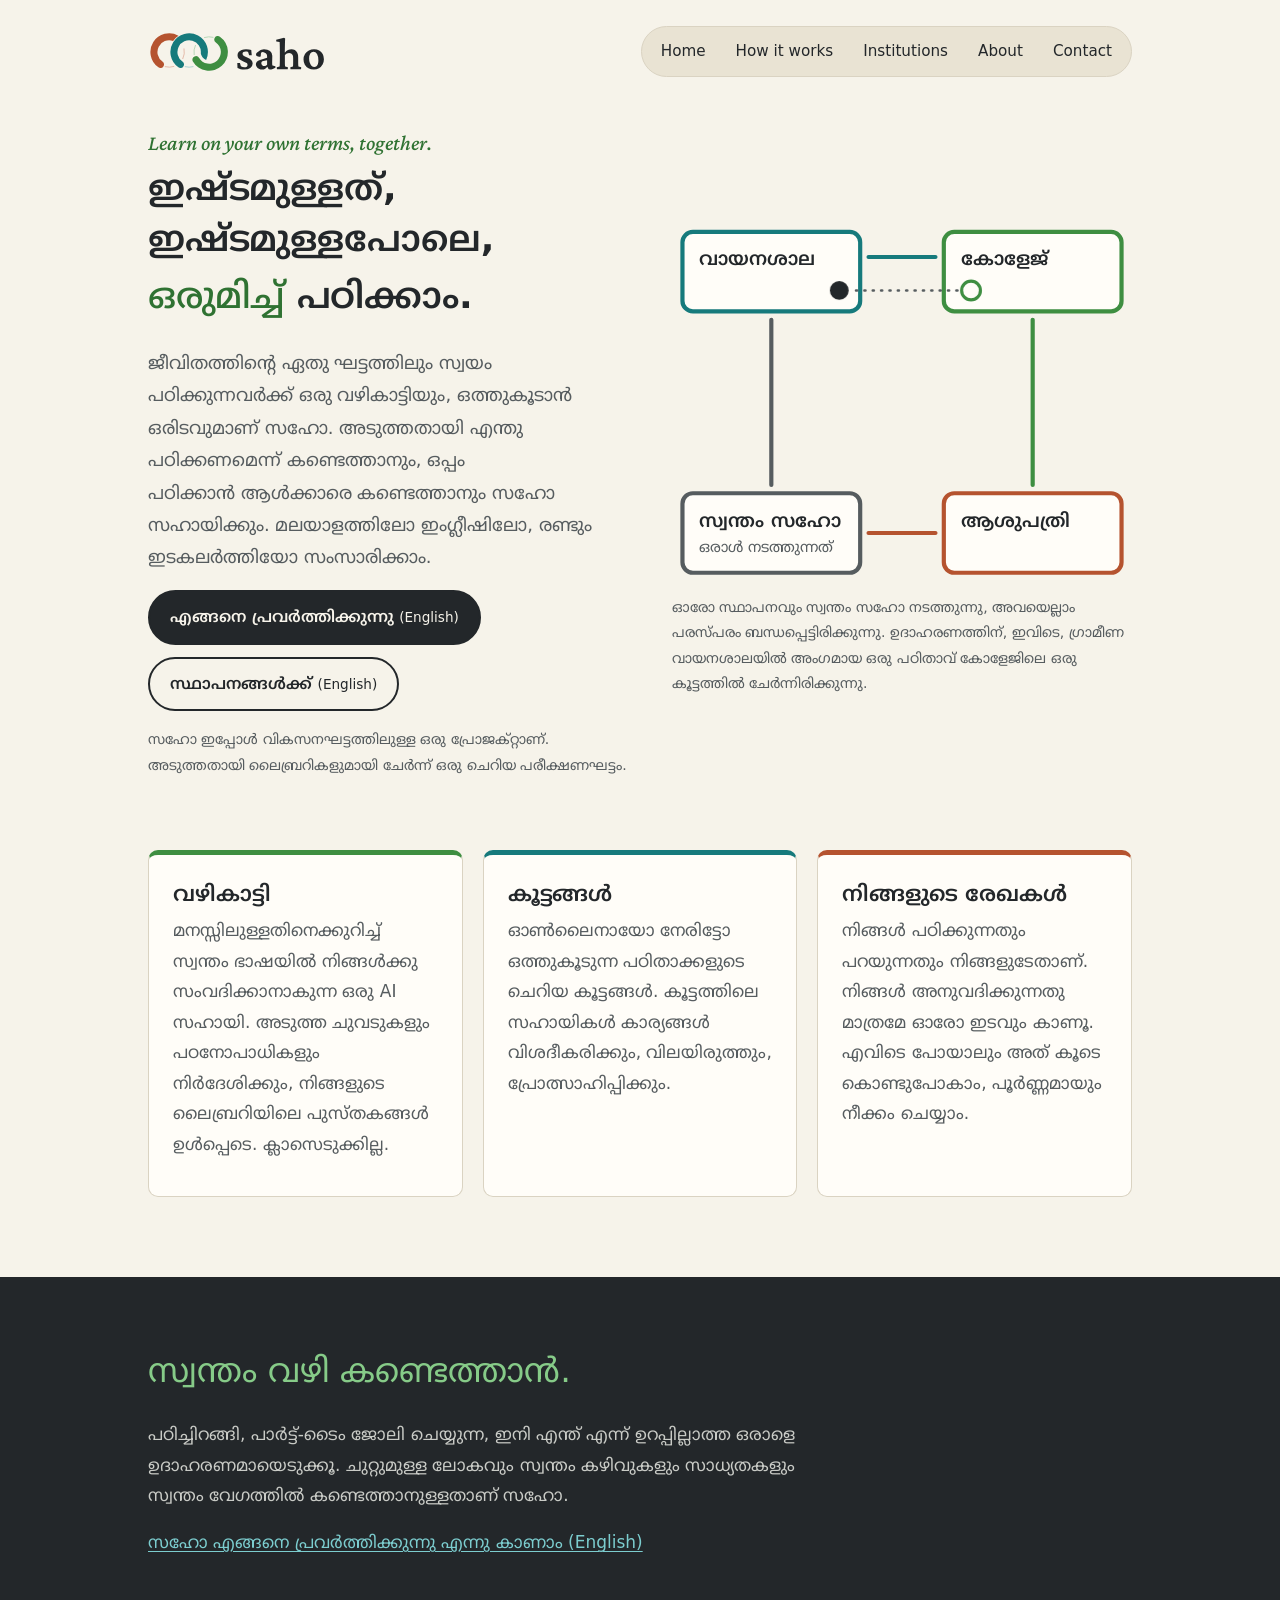
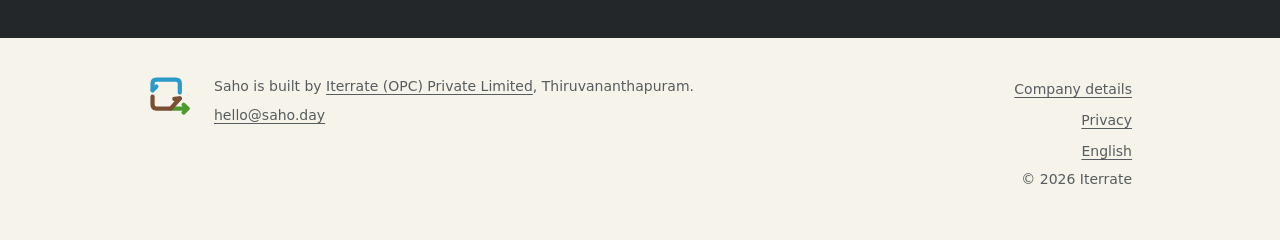
<file: docs/ml.html>
<!DOCTYPE html>
<html lang="ml">
<head>
<meta charset="utf-8">
<meta name="viewport" content="width=device-width, initial-scale=1">
<title>സഹോ · ഇഷ്ടമുള്ളത്, ഇഷ്ടമുള്ളപോലെ, ഒരുമിച്ച് പഠിക്കാം</title>
<meta name="description" content="സ്വയം പഠിക്കുന്നവർക്ക് ഒരു വഴികാട്ടിയും, ഒത്തുകൂടാൻ ഒരിടവും. മലയാളത്തിലും ഇംഗ്ലീഷിലും. ഏതു സ്ഥാപനത്തിനും സ്വന്തം സഹോ നടത്താം.">
<link rel="canonical" href="https://saho.day/ml.html">
<meta property="og:type" content="website">
<meta property="og:site_name" content="Saho">
<meta property="og:title" content="സഹോ · ഇഷ്ടമുള്ളത്, ഇഷ്ടമുള്ളപോലെ, ഒരുമിച്ച് പഠിക്കാം">
<meta property="og:description" content="സ്വയം പഠിക്കുന്നവർക്ക് ഒരു വഴികാട്ടിയും, ഒത്തുകൂടാൻ ഒരിടവും. മലയാളത്തിലും ഇംഗ്ലീഷിലും. ഏതു സ്ഥാപനത്തിനും സ്വന്തം സഹോ നടത്താം.">
<meta property="og:url" content="https://saho.day/ml.html">
<meta property="og:locale" content="ml_IN">
<meta property="og:image" content="https://saho.day/og.png">
<meta property="og:image:width" content="1200">
<meta property="og:image:height" content="630">
<meta property="og:image:alt" content="Saho: Learn on your own terms, together. Four linked places: a village library, a college, a hospital and someone's own Saho.">
<meta name="twitter:card" content="summary_large_image">
<meta name="theme-color" content="#F6F3EA" media="(prefers-color-scheme: light)">
<meta name="theme-color" content="#282D2A" media="(prefers-color-scheme: dark)">
<meta name="darkreader-lock">
<link rel="icon" href="favicon.ico" sizes="any">
<link rel="icon" href="saho-icon.svg" type="image/svg+xml">
<link rel="apple-touch-icon" href="apple-touch-icon.png">
<link rel="manifest" href="site.webmanifest">
<link rel="preload" href="fonts/crimson-pro-latin.woff2" as="font" type="font/woff2" crossorigin>
<link rel="alternate" hreflang="en" href="https://saho.day/">
<link rel="alternate" hreflang="ml" href="https://saho.day/ml.html">

<link rel="stylesheet" href="style.css?v=a7a4d92a">
</head>
<body>
<a class="skip" href="#main">Skip to content</a>
<header class="site-head">
  <div class="wrap">
    <a class="wordmark" href="./"><picture><source srcset="saho-logo-dark.svg" media="(prefers-color-scheme: dark)"><img src="saho-logo.svg" alt="Saho home" width="180" height="42"></picture></a>
    <nav aria-label="Main"><ul class="nav"><li><a href="./">Home</a></li><li><a href="how-it-works.html">How it works</a></li><li><a href="institutions.html">Institutions</a></li><li><a href="about.html">About</a></li><li><a href="contact.html">Contact</a></li></ul></nav>
    <script>(function(){var n=document.querySelector('.nav'),c=n&&n.querySelector('[aria-current]');if(c&&n.scrollWidth>n.clientWidth)n.scrollLeft=c.offsetLeft-(n.clientWidth-c.offsetWidth)/2;})();</script>
  </div>
</header>
<main id="main">

<div class="wrap">
  <div class="home-top">
    <div>
      <h1><span class="hero-ml" lang="en">Learn on your own terms, together.</span>ഇഷ്ടമുള്ളത്, ഇഷ്ടമുള്ളപോലെ, <em>ഒരുമിച്ച്</em> പഠിക്കാം.</h1>
      <p class="lede">ജീവിതത്തിന്റെ ഏതു ഘട്ടത്തിലും സ്വയം പഠിക്കുന്നവർക്ക് ഒരു വഴികാട്ടിയും, ഒത്തുകൂടാൻ ഒരിടവുമാണ് സഹോ. അടുത്തതായി എന്തു പഠിക്കണമെന്ന് കണ്ടെത്താനും, ഒപ്പം പഠിക്കാൻ ആൾക്കാരെ കണ്ടെത്താനും സഹോ സഹായിക്കും. മലയാളത്തിലോ ഇംഗ്ലീഷിലോ, രണ്ടും ഇടകലർത്തിയോ സംസാരിക്കാം.</p>
      <div class="btns">
        <a class="btn primary" href="how-it-works.html">എങ്ങനെ പ്രവർത്തിക്കുന്നു <span class="small-en" lang="en">(English)</span></a>
        <a class="btn" href="institutions.html">സ്ഥാപനങ്ങൾക്ക് <span class="small-en" lang="en">(English)</span></a>
      </div>
      <p class="status">സഹോ ഇപ്പോൾ വികസനഘട്ടത്തിലുള്ള ഒരു പ്രോജക്റ്റാണ്. അടുത്തതായി ലൈബ്രറികളുമായി ചേർന്ന് ഒരു ചെറിയ പരീക്ഷണഘട്ടം.</p>
    </div>
    <figure class="fed">
  <svg viewBox="0 0 440 356" role="img" aria-label="പരസ്പരം ബന്ധിപ്പിച്ച നാല് ഇടങ്ങൾ: ഒരു ഗ്രാമീണ വായനശാല, ഒരു കോളേജ്, ഒരു ആശുപത്രി, ഒരാളുടെ സ്വന്തം സഹോ. വായനശാലയിലുള്ള ഒരു പഠിതാവിന് കോളേജിലെ ഒരു കൂട്ടവുമായി ബന്ധമുണ്ട്.">
    <path class="ln sky" pathLength="100" style="--len:100;--d:.1s" d="M188 44H252"/>
    <path class="ln leaf" pathLength="100" style="--len:100;--d:.5s" d="M345 104V262"/>
    <path class="ln earth" pathLength="100" style="--len:100;--d:.9s" d="M252 308H188"/>
    <path class="ln plain" pathLength="100" style="--len:100;--d:1.3s" d="M95 262V104"/>
    <rect class="place sky" x="10" y="20" width="170" height="76" rx="10"/>
    <text class="lbl" x="26" y="52">വായനശാല</text>
    <rect class="place leaf" x="260" y="20" width="170" height="76" rx="10"/>
    <text class="lbl" x="276" y="52">കോളേജ്</text>
    <rect class="place earth" x="260" y="270" width="170" height="76" rx="10"/>
    <text class="lbl" x="276" y="302">ആശുപത്രി</text>
    <rect class="place plain" x="10" y="270" width="170" height="76" rx="10"/>
    <text class="lbl" x="26" y="302">സ്വന്തം സഹോ</text>
    <text class="sub" x="26" y="326">ഒരാൾ നടത്തുന്നത്</text>
    <g class="step s2">
      <path class="dots" d="M176 76H274"/>
      <circle class="ring" cx="286" cy="76" r="9"/>
    </g>
    <circle class="me step s1" cx="160" cy="76" r="9"/>
  </svg>
  <figcaption>ഓരോ സ്ഥാപനവും സ്വന്തം സഹോ നടത്തുന്നു, അവയെല്ലാം പരസ്പരം ബന്ധപ്പെട്ടിരിക്കുന്നു. ഉദാഹരണത്തിന്, ഇവിടെ, ഗ്രാമീണ വായനശാലയിൽ അംഗമായ ഒരു പഠിതാവ് കോളേജിലെ ഒരു കൂട്ടത്തിൽ ചേർന്നിരിക്കുന്നു.</figcaption>
</figure>
  </div>

  <section aria-label="സഹോ എന്തു ചെയ്യുന്നു">
    <div class="grid">
      <div class="tile leaf">
        <h2>വഴികാട്ടി</h2>
        <p>മനസ്സിലുള്ളതിനെക്കുറിച്ച് സ്വന്തം ഭാഷയിൽ നിങ്ങൾക്കു സംവദിക്കാനാകുന്ന ഒരു AI സഹായി. അടുത്ത ചുവടുകളും പഠനോപാധികളും നിർദേശിക്കും, നിങ്ങളുടെ ലൈബ്രറിയിലെ പുസ്തകങ്ങൾ ഉൾപ്പെടെ. ക്ലാസെടുക്കില്ല.</p>
      </div>
      <div class="tile sky">
        <h2>കൂട്ടങ്ങൾ</h2>
        <p>ഓൺലൈനായോ നേരിട്ടോ ഒത്തുകൂടുന്ന പഠിതാക്കളുടെ ചെറിയ കൂട്ടങ്ങൾ. കൂട്ടത്തിലെ സഹായികൾ കാര്യങ്ങൾ വിശദീകരിക്കും, വിലയിരുത്തും, പ്രോത്സാഹിപ്പിക്കും.</p>
      </div>
      <div class="tile earth">
        <h2>നിങ്ങളുടെ രേഖകൾ</h2>
        <p>നിങ്ങൾ പഠിക്കുന്നതും പറയുന്നതും നിങ്ങളുടേതാണ്. നിങ്ങൾ അനുവദിക്കുന്നതു മാത്രമേ ഓരോ ഇടവും കാണൂ. എവിടെ പോയാലും അത് കൂടെ കൊണ്ടുപോകാം, പൂർണ്ണമായും നീക്കം ചെയ്യാം.</p>
      </div>
    </div>
  </section>
</div>

<div class="band">
  <div class="wrap">
    <p class="big"><em>സ്വന്തം വഴി കണ്ടെത്താൻ.</em></p>
    <p>പഠിച്ചിറങ്ങി, പാർട്ട്-ടൈം ജോലി ചെയ്യുന്ന, ഇനി എന്ത് എന്ന് ഉറപ്പില്ലാത്ത ഒരാളെ ഉദാഹരണമായെടുക്കൂ. ചുറ്റുമുള്ള ലോകവും സ്വന്തം കഴിവുകളും സാധ്യതകളും സ്വന്തം വേഗത്തിൽ കണ്ടെത്താനുള്ളതാണ് സഹോ.</p>
    <p><a href="how-it-works.html">സഹോ എങ്ങനെ പ്രവർത്തിക്കുന്നു എന്നു കാണാം <span lang="en">(English)</span></a></p>
  </div>
</div>
</main>
<footer class="site-foot">
  <div class="wrap">
    <picture><source srcset="iterrate-icon-dark.svg" media="(prefers-color-scheme: dark)"><img src="iterrate-icon.svg" alt="" width="44" height="44"></picture>
    <div>
      <p>Saho is built by <a href="https://iterrate.in">Iterrate (OPC) Private Limited</a>, Thiruvananthapuram.</p>
      <p><a href="mailto:hello@saho.day">hello@saho.day</a></p>
    </div>
    <ul>
      <li><a href="https://iterrate.in/company.html">Company details</a></li>
      <li><a href="contact.html#privacy">Privacy</a></li>
      <li><a href="./" lang="en">English</a></li>
      <li>© 2026 Iterrate</li>
    </ul>
  </div>
</footer>
</body>
</html>
</file>
<file: docs/style.css>
/* saho.day. Type and the line motif follow the Iterrate design guide (shared with iterrate.in); the colours are
   Saho's own, from its logo: backwater teal, paddy green and laterite. */
@font-face{font-family:'Crimson Pro';font-style:normal;font-weight:400 700;font-display:swap;src:url(fonts/crimson-pro-latin.woff2) format('woff2')}
@font-face{font-family:'Crimson Pro';font-style:italic;font-weight:400 700;font-display:swap;src:url(fonts/crimson-pro-italic-latin.woff2) format('woff2')}
/* Malayalam: only downloaded when a page actually contains Malayalam letters (unicode-range). */
@font-face{font-family:'Noto Sans Malayalam';font-style:normal;font-weight:400 700;font-display:swap;src:url(fonts/noto-sans-malayalam.woff2) format('woff2');
  unicode-range:U+0307,U+0323,U+0951-0952,U+0964-0965,U+0D00-0D7F,U+1CDA,U+1CF2,U+200C-200D,U+20B9,U+25CC,U+A830-A832}

:root{
  color-scheme:light dark;
  /* colours (light) */
  --paper:#F6F3EA; --surface:#FFFDF8; --ink:#23272A; --muted:#565C5F; --rule:#DAD3C2;
  --navbar:#E9E3D3; --navhover:#DDD5C1; --current:#FFFDF8;
  --sky:#167A7C; --sky-text:#12676A; --leaf:#3E8E41; --leaf-text:#2F7232; --earth:#B5532F;
  --leaf-soft:#E3EFE3;
  --band:#23272A; --band-text:#C9CBC6; --band-head:#EEEBE2; --band-leaf:#86CB88; --band-link:#7CCDCF;
  --on-accent:#FFFFFF;
  /* type */
  --display:'Crimson Pro', Georgia, 'Times New Roman', 'Noto Sans Malayalam', serif;
  --body:system-ui, -apple-system, 'Segoe UI', 'Noto Sans', Roboto, 'Noto Sans Malayalam', sans-serif;
  --t-xs:.8rem;     /* small uppercase labels */
  --t-s:.875rem;    /* footer, notes, nav */
  --t-m:1.125rem;   /* lede */
  --t-l:1.35rem;    /* card headings, quotes */
  --t-xl:clamp(1.6rem,3vw,2.1rem);    /* section headings */
  --t-xxl:clamp(2.3rem,5.4vw,3.7rem); /* page titles */
  /* shape */
  --line:5px; --radius:10px;
}
/* Dark: a soft charcoal rather than near-black, so it is easier on the eyes; every text colour
   still has a contrast of 4.6:1 or more against it. */
@media (prefers-color-scheme:dark){
  :root{
    --paper:#282D2A; --surface:#313633; --ink:#ECE9E0; --muted:#B4B9B4; --rule:#464C48;
    --navbar:#313633; --navhover:#3B413D; --current:#454B47;
    --sky:#3BA9AB; --sky-text:#7CCDCF; --leaf:#5FB362; --leaf-text:#86CB88; --earth:#D9774F;
    --leaf-soft:#2C3A2D;
    --band:#1E2220; --band-text:#C9CBC6; --band-head:#EEEBE2; --band-leaf:#86CB88; --band-link:#7CCDCF;
    --on-accent:#282D2A;
  }
}
*{box-sizing:border-box}
html{-webkit-text-size-adjust:100%;text-size-adjust:100%}
body{margin:0;background:var(--paper);color:var(--ink);font:1.0625rem/1.65 var(--body)}
img{max-width:100%}
a{color:var(--sky-text);text-underline-offset:3px;text-decoration-thickness:1px}
a:hover{color:var(--ink)}
:focus-visible{outline:2px solid var(--sky-text);outline-offset:3px;border-radius:4px}
.band :focus-visible{outline-color:var(--band-link)}
:lang(ml){font-family:'Noto Sans Malayalam', var(--body);line-height:1.8}
.wrap{max-width:1040px;margin:0 auto;padding:0 28px}
.narrow{max-width:720px}
.page-top{margin-top:40px}
.vh{position:absolute;width:1px;height:1px;padding:0;margin:-1px;overflow:hidden;clip:rect(0 0 0 0);white-space:nowrap;border:0}
.skip{position:absolute;left:-999px}.skip:focus{left:12px;top:12px;background:var(--surface);color:var(--ink);padding:8px 12px;z-index:9}

/* ---------- header ---------- */
.site-head{padding:26px 0 18px}
.site-head .wrap{display:flex;align-items:center;justify-content:space-between;gap:24px;flex-wrap:wrap}
.brand img{display:block;width:150px;height:auto}
.site-head nav{min-width:0;max-width:100%}
.nav{display:flex;gap:2px;margin:0;padding:5px;list-style:none;font-size:.95rem;background:var(--navbar);border:1px solid var(--rule);border-radius:999px}
.nav a{display:block;color:var(--ink);text-decoration:none;padding:6px 14px;border-radius:999px;position:relative;white-space:nowrap}
.nav a:hover{background:var(--navhover)}
.nav a:focus-visible{outline-offset:-2px}
.nav a[aria-current="page"]{font-weight:600;background:var(--current);box-shadow:0 1px 2px rgba(35,39,42,.12)}
.nav a[aria-current="page"]::after{content:"";position:absolute;left:14px;right:14px;bottom:3px;height:2px;background:var(--leaf);border-radius:2px}
/* Narrow screens: the links stay on one row and the pill scrolls sideways. */
@media (max-width:820px){
  .site-head nav{width:100%}
  .nav{overflow-x:auto;scrollbar-width:none;-webkit-overflow-scrolling:touch}
  .nav::-webkit-scrollbar{display:none}
}
/* Phones: the wordmark is the home link, so Home leaves the bar and the other four fit. */
@media (max-width:560px){.nav{font-size:.84rem;padding:3px;gap:0}.nav li:first-child{display:none}.nav a{padding:7px 8px}.nav a[aria-current="page"]::after{left:8px;right:8px}}
@media (max-width:380px){.nav{font-size:.8rem}}

/* ---------- type ---------- */
h1,h2,h3{font-family:var(--display);font-weight:600;line-height:1.15;letter-spacing:-.005em;margin:0}
h1{font-size:var(--t-xxl);margin-bottom:18px}
h1 em,h2 em{font-style:italic;font-weight:500}
h2{font-size:var(--t-xl);margin-bottom:14px}
h3{font-size:var(--t-l);margin-bottom:6px}
p{margin:0 0 16px;text-wrap:pretty}
h1,h2,h3,.band .big{text-wrap:balance}
.lede{font-size:var(--t-m);color:var(--muted);max-width:58ch}
.small{font-size:var(--t-s);color:var(--muted)}
/* Addresses: one line per part on wider screens, wrapping freely on phones */
.addr .line{display:block}
@media (max-width:560px){.addr .line{display:inline}}

/* Section heading mark: a short line ending in the logo's half arrowhead */
.mark{display:inline-block;width:46px;height:14px;margin-bottom:10px;background:var(--leaf);
  -webkit-mask:url("data:image/svg+xml,%3Csvg xmlns='http://www.w3.org/2000/svg' viewBox='0 0 46 14'%3E%3Cpath d='M2 7H42M35 1.5 42 7' fill='none' stroke='%23000' stroke-width='3.2' stroke-linecap='round' stroke-linejoin='round'/%3E%3C/svg%3E") no-repeat;
  mask:url("data:image/svg+xml,%3Csvg xmlns='http://www.w3.org/2000/svg' viewBox='0 0 46 14'%3E%3Cpath d='M2 7H42M35 1.5 42 7' fill='none' stroke='%23000' stroke-width='3.2' stroke-linecap='round' stroke-linejoin='round'/%3E%3C/svg%3E") no-repeat}
.mark.sky{background:var(--sky)}
.mark.earth{background:var(--earth)}

/* ---------- hero: the logo's loop drawn around the headline (paths drawn by loop.js) ---------- */
.hero{position:relative;margin:30px 0 10px;padding:70px 90px 84px 74px}
.hero svg.loop{position:absolute;inset:0;width:100%;height:100%;overflow:visible;pointer-events:none}
.hero svg.loop path{fill:none;stroke-width:var(--line);stroke-linecap:round;stroke-linejoin:round}
.hero svg.loop .sky{stroke:var(--sky)} .hero svg.loop .leaf{stroke:var(--leaf)} .hero svg.loop .earth{stroke:var(--earth)}
@media (prefers-reduced-motion:no-preference){
  .hero svg.loop.draw path{stroke-dasharray:var(--dash);stroke-dashoffset:var(--off);animation:draw var(--dur,1s) cubic-bezier(.45,.05,.35,1) forwards;animation-delay:var(--delay,0s)}
}
@keyframes draw{to{stroke-dashoffset:0}}
.hero h1{max-width:17ch;margin-bottom:22px}
.hero .lede{margin-bottom:10px}
.hero .lede:last-of-type{margin-bottom:28px}
.btns{display:flex;gap:12px;flex-wrap:wrap}
.btn{display:inline-block;padding:11px 20px;border-radius:999px;text-decoration:none;font-weight:600;font-size:1rem;border:2px solid var(--ink);color:var(--ink)}
.btn.primary{background:var(--ink);color:var(--paper)}
.btn:hover{background:var(--leaf-text);border-color:var(--leaf-text);color:var(--on-accent)}

/* ---------- blocks ---------- */
section{margin:72px 0}
.now{display:flex;gap:18px;align-items:baseline;flex-wrap:wrap;background:var(--surface);border:1px solid var(--rule);border-left:var(--line) solid var(--leaf);border-radius:var(--radius);padding:16px 22px;margin-top:44px}
.now strong{font-family:var(--display);font-size:var(--t-l)}
.grid{display:grid;grid-template-columns:repeat(3,1fr);gap:20px}
.grid.two{grid-template-columns:repeat(2,1fr)}
.tile{background:var(--surface);border:1px solid var(--rule);border-radius:var(--radius);padding:24px 24px 20px;display:flex;flex-direction:column}
.tile h2,.tile h3{font-size:var(--t-l);margin-bottom:6px}
.tile p{color:var(--muted);flex:1}
.tile .go{font-weight:600;text-decoration:none}
.tile.sky{border-top:var(--line) solid var(--sky)}
.tile.leaf{border-top:var(--line) solid var(--leaf)}
.tile.earth{border-top:var(--line) solid var(--earth)}
.band{background:var(--band);color:var(--band-head);padding:64px 0;margin:80px 0}
.band .big{font-family:var(--display);font-size:var(--t-xl);line-height:1.2;max-width:26ch;margin-bottom:18px}
.band .big em{color:var(--band-leaf)}
.band p{color:var(--band-text);max-width:60ch}
.band a{color:var(--band-link)}
.card{background:var(--surface);border:1px solid var(--rule);border-radius:var(--radius);padding:26px}
.quote{font-family:var(--display);font-style:italic;font-size:var(--t-l);line-height:1.4;border-left:var(--line) solid var(--sky);padding:4px 0 4px 20px;margin:26px 0;color:var(--ink)}

/* numbered principles */
.principles{list-style:none;margin:0;padding:0;counter-reset:p}
.principles li{counter-increment:p;display:grid;grid-template-columns:64px 1fr;gap:6px 18px;padding:26px 0;border-top:1px solid var(--rule)}
.principles li::before{content:counter(p,decimal-leading-zero);font-family:var(--display);font-size:var(--t-xl);line-height:1;color:var(--leaf-text);grid-row:span 2}
.principles h2{font-size:var(--t-l);margin:0}
.principles li > *{grid-column:2}
.principles p{margin:0;color:var(--muted)}
.principles p + p{margin-top:10px}

/* timeline */
.timeline{list-style:none;margin:0;padding:0 0 0 28px;border-left:3px solid var(--rule)}
.timeline li{position:relative;padding:0 0 30px}
.timeline li::before{content:"";position:absolute;left:-37px;top:7px;width:15px;height:15px;border-radius:50%;background:var(--paper);border:3px solid var(--leaf)}
.timeline li.past::before{border-color:var(--earth)}
.timeline time{font-size:var(--t-xs);letter-spacing:.08em;text-transform:uppercase;color:var(--earth);font-weight:600}
.timeline h2{font-size:var(--t-l);margin:2px 0 4px}
.timeline p{margin:0;color:var(--muted)}

/* details lists and documents */
dl.facts{display:grid;grid-template-columns:minmax(150px,220px) 1fr;gap:12px 24px;margin:0}
dl.facts dt{color:var(--muted)}
dl.facts dd{margin:0}
table.docs{width:100%;border-collapse:collapse;font-size:1rem}
table.docs th,table.docs td{text-align:left;padding:12px 10px;border-top:1px solid var(--rule);vertical-align:top}
table.docs th{font-size:var(--t-xs);letter-spacing:.06em;text-transform:uppercase;color:var(--muted);border-top:0}

/* compact name + logo strip on About */
.strip{display:grid;grid-template-columns:200px 1fr;gap:28px;align-items:center;border-top:1px solid var(--rule);padding-top:28px}
.strip img{width:200px;height:auto;display:block}
.strip p{font-size:var(--t-s);color:var(--muted);margin-bottom:8px}
.subscribe{background:var(--surface);border:1px solid var(--rule);border-left:var(--line) solid var(--sky);border-radius:var(--radius);padding:20px 22px;margin-top:36px}
.subscribe h2{font-size:var(--t-l);margin-bottom:4px}
.subscribe p{margin:0}
.subscribe p + p{margin-top:8px}

/* ---------- footer ---------- */
main:has(> .band:last-child) + .site-foot{margin-top:0;border-top:0}
main > .band:last-child{margin-bottom:0}
.site-foot{border-top:1px solid var(--rule);margin-top:96px;padding:36px 0 48px;font-size:var(--t-s);line-height:1.8;color:var(--muted)}
.site-foot .wrap{display:grid;grid-template-columns:auto 1fr auto;gap:22px;align-items:start}
.site-foot img{width:44px;height:44px;display:block}
.site-foot p{margin:0 0 4px}
.site-foot ul{list-style:none;margin:0;padding:0;text-align:right}
.site-foot li a{display:inline-block;padding:3px 0}
.site-foot a{color:var(--muted)}

@media (max-width:820px){
  .grid,.grid.two{grid-template-columns:1fr}
  .site-foot .wrap{grid-template-columns:auto 1fr}
  .site-foot ul{grid-column:1/-1;text-align:left;display:flex;gap:6px 18px;flex-wrap:wrap}
}
@media (max-width:560px){
  body{font-size:1rem}
  .wrap{padding:0 20px}
  .hero{padding:56px 46px 70px 40px}
  dl.facts{grid-template-columns:1fr;gap:2px}
  dl.facts dd{margin-bottom:12px}
  .principles li{grid-template-columns:44px 1fr}
  .principles li::before{font-size:var(--t-l)}
  .strip{grid-template-columns:1fr}
}
@media (max-width:400px){
  .hero{padding:46px 40px 60px 32px}
  .hero h1{font-size:2.1rem}
  .hero .lede{font-size:1.05rem}
}

/* ---------- Windows high-contrast mode: keep the current page visible in the nav ---------- */
@media (forced-colors:active){
  .nav a[aria-current="page"]{outline:2px solid CanvasText;outline-offset:-4px}
}

/* ---------- print: black on white, no navigation, links spelt out ---------- */
@media print{
  :root{--paper:#fff;--surface:#fff;--ink:#000;--muted:#333;--rule:#bbb;--sky-text:#000;--leaf-text:#000;--band:#fff;--band-text:#000;--band-head:#000;--band-leaf:#000;--band-link:#000}
  body{font-size:11pt;line-height:1.5}
  .skip,.site-head nav,.btns,.now a,.hero svg.loop,.tile .go,.site-foot ul{display:none}
  .site-head{padding:0 0 12pt}
  .hero{padding:0;margin:0}
  section{margin:18pt 0}
  .band{padding:12pt 0;margin:18pt 0;border-top:1px solid #bbb;border-bottom:1px solid #bbb}
  .grid,.grid.two{grid-template-columns:1fr 1fr}
  .tile,.card,.now,.subscribe{break-inside:avoid}
  a{color:#000;text-decoration:none}
  main a[href^="http"]::after,main a[href^="annual-returns/"]::after,main a[href^="mailto:"]::after{content:" (" attr(href) ")";font-size:.85em;word-break:break-all}
  main a[href^="mailto:"]::after{content:""}
  main a[href^="annual-returns/"]::after{content:" (iterrate.in/" attr(href) ")"}
  .site-foot{margin-top:24pt;padding-top:12pt}
}

/* ---------- saho.day additions ---------- */
.wordmark{display:block;line-height:0;border-radius:6px}
.wordmark img{display:block;height:42px;width:auto}
@media (max-width:560px){.wordmark img{height:34px}}
.hero-ml{display:block;font-family:'Noto Sans Malayalam', var(--body);font-size:.55em;font-weight:500;line-height:1.5;color:var(--leaf-text);margin-bottom:6px;letter-spacing:0}
.home-top{display:grid;grid-template-columns:minmax(0,1.05fr) minmax(0,1fr);gap:40px;align-items:center;margin-top:34px}
.home-top h1{max-width:15ch}
.status{font-size:var(--t-s);color:var(--muted);margin:16px 0 0}
/* Malayalam page: Malayalam letters run larger, so headings step down a little */
:lang(ml) h1{font-size:clamp(1.6rem,3.3vw,2.25rem);line-height:1.4}
:lang(ml) h2{line-height:1.4}
:lang(ml) .hero-ml{font-family:var(--display);font-size:.6em;font-style:italic;line-height:1.3}
.small-en{font-weight:400;font-size:.85em}
/* Malayalam has no italic: slanted letters look broken, so emphasis stays upright */
em:lang(ml),i:lang(ml){font-style:normal}
.home-top h1 em:lang(ml){color:var(--leaf-text)}
.fed text:lang(ml){font-family:'Noto Sans Malayalam', var(--body)}

/* Federation picture on the home page: four linked places, one learner, one circle */
.fed{margin:0}
.fed svg{display:block;width:100%;max-width:460px;height:auto;overflow:visible}
.fed .ln{fill:none;stroke-width:4;stroke-linecap:round;stroke-linejoin:round}
.fed .sky,.fig .sky{stroke:var(--sky)} .fed .leaf,.fig .leaf{stroke:var(--leaf)} .fed .earth,.fig .earth{stroke:var(--earth)} .fed .plain,.fig .plain{stroke:var(--muted)}
.fed .place{fill:var(--surface);stroke-width:4}
.fed .lbl{fill:var(--ink);font:600 18px var(--body)}
.fed .sub{fill:var(--muted);font:400 14px var(--body)}
.fed .me,.fig .me{fill:var(--ink)}
.fed .dots,.fig .dots{fill:none;stroke:var(--muted);stroke-width:2.5;stroke-linecap:round;stroke-dasharray:1 7}
.fed .ring{fill:var(--surface);stroke:var(--leaf);stroke-width:3}
.fed figcaption{font-size:var(--t-s);color:var(--muted);margin-top:12px;max-width:52ch}
@media (prefers-reduced-motion:no-preference){
  .fed .ln{stroke-dasharray:var(--len);stroke-dashoffset:var(--len);animation:draw .9s cubic-bezier(.45,.05,.35,1) forwards;animation-delay:var(--d,0s)}
  .fed .step{opacity:0;animation:appear .6s ease-out forwards}
  .fed .s1{animation-delay:2.2s} .fed .s2{animation-delay:2.9s}
}
@keyframes appear{to{opacity:1}}

/* Compact steps on How it works */
.steps{list-style:none;margin:36px 0 0;padding:0;counter-reset:s;display:grid;grid-template-columns:repeat(2,minmax(0,1fr));gap:26px 36px}
.steps li{counter-increment:s;border-top:1px solid var(--rule);padding-top:16px}
.steps h2{font-size:var(--t-l);margin:0 0 6px;display:flex;align-items:baseline;gap:10px}
.steps h2::before{content:counter(s);font-size:var(--t-s);font-family:var(--body);font-weight:600;color:var(--leaf-text);border:1.5px solid currentColor;border-radius:50%;width:1.7em;height:1.7em;display:inline-flex;align-items:center;justify-content:center;flex:none;transform:translateY(-2px)}
.steps p{margin:0;color:var(--muted);font-size:var(--t-s);line-height:1.6}
@media (max-width:620px){.steps{grid-template-columns:1fr;gap:20px}}

/* Figures on How it works */
.fig{margin:28px 0}
.fig svg{display:block;width:100%;height:auto}
.fig .ln{fill:none;stroke-width:4;stroke-linecap:round;stroke-linejoin:round}
.fig .place{fill:var(--surface);stroke-width:4}
.fig .spot{fill:var(--surface);stroke-width:4}
.fig .lbl{fill:var(--ink);font:600 20px var(--body)}
.fig .sub{fill:var(--muted);font:400 17px var(--body)}
.fig .head{fill:var(--muted);font:600 14px var(--body);letter-spacing:.06em}
.fig .faint{opacity:.45}
.fig.centre svg{max-width:520px;margin:0 auto}
.fig.centre .lbl{font-size:22px}.fig.centre .sub{font-size:19px}
.fig figcaption{font-size:var(--t-s);color:var(--muted);margin-top:10px;max-width:60ch}
.panels{display:grid;grid-template-columns:repeat(3,minmax(0,1fr));gap:18px;margin:0;padding:0;list-style:none}
.panels.two{grid-template-columns:repeat(2,minmax(0,1fr));gap:28px}
.panels li{margin:0}
.panels h3{font:600 var(--t-s)/1.3 var(--body);letter-spacing:.06em;text-transform:uppercase;color:var(--muted);margin:0 0 8px}
.panels p{font-size:var(--t-s);color:var(--muted);margin:8px 0 0}
@media (max-width:620px){.panels,.panels.two{grid-template-columns:1fr;gap:22px}.panels svg{max-width:240px}.panels.two svg{max-width:320px}}
@media (max-width:820px){.home-top{grid-template-columns:1fr;gap:28px}}
@media print{.fed .step{opacity:1;animation:none}.fed .ln{stroke-dasharray:none;stroke-dashoffset:0}}
</file>
